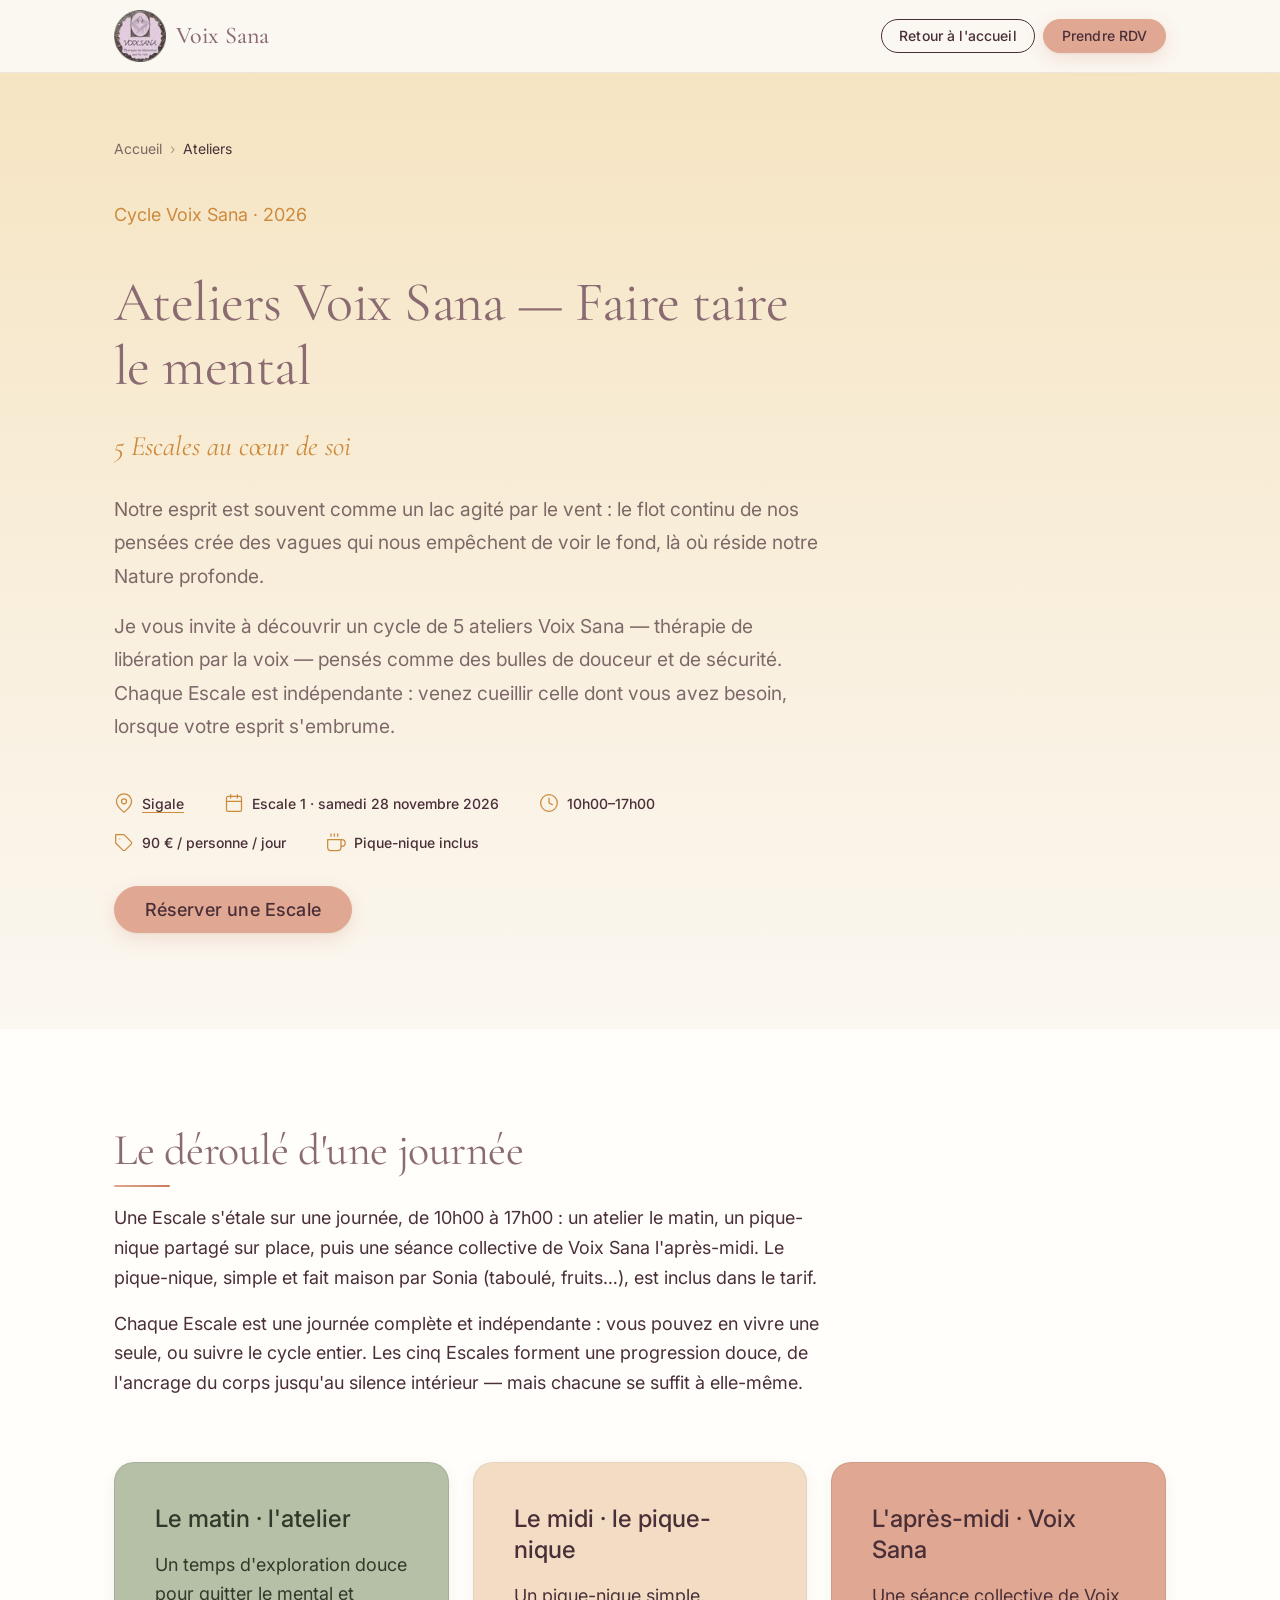
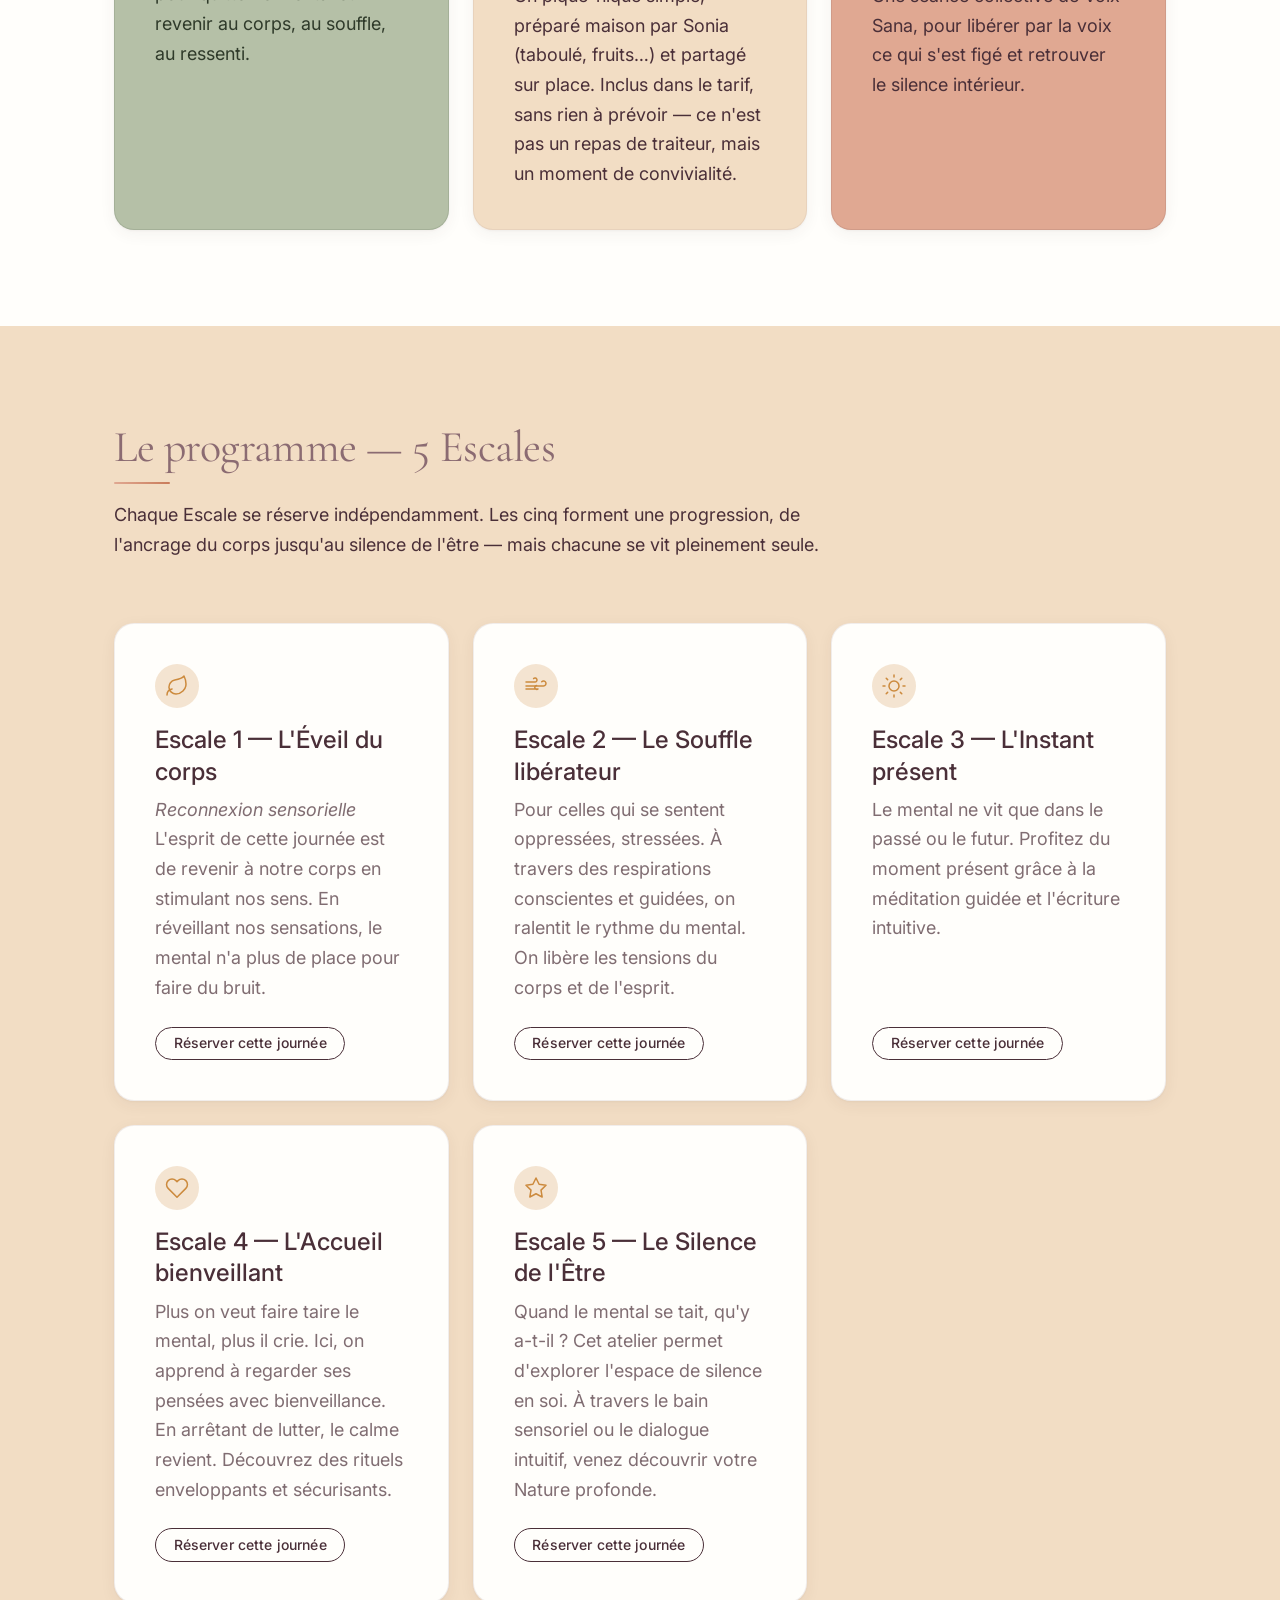
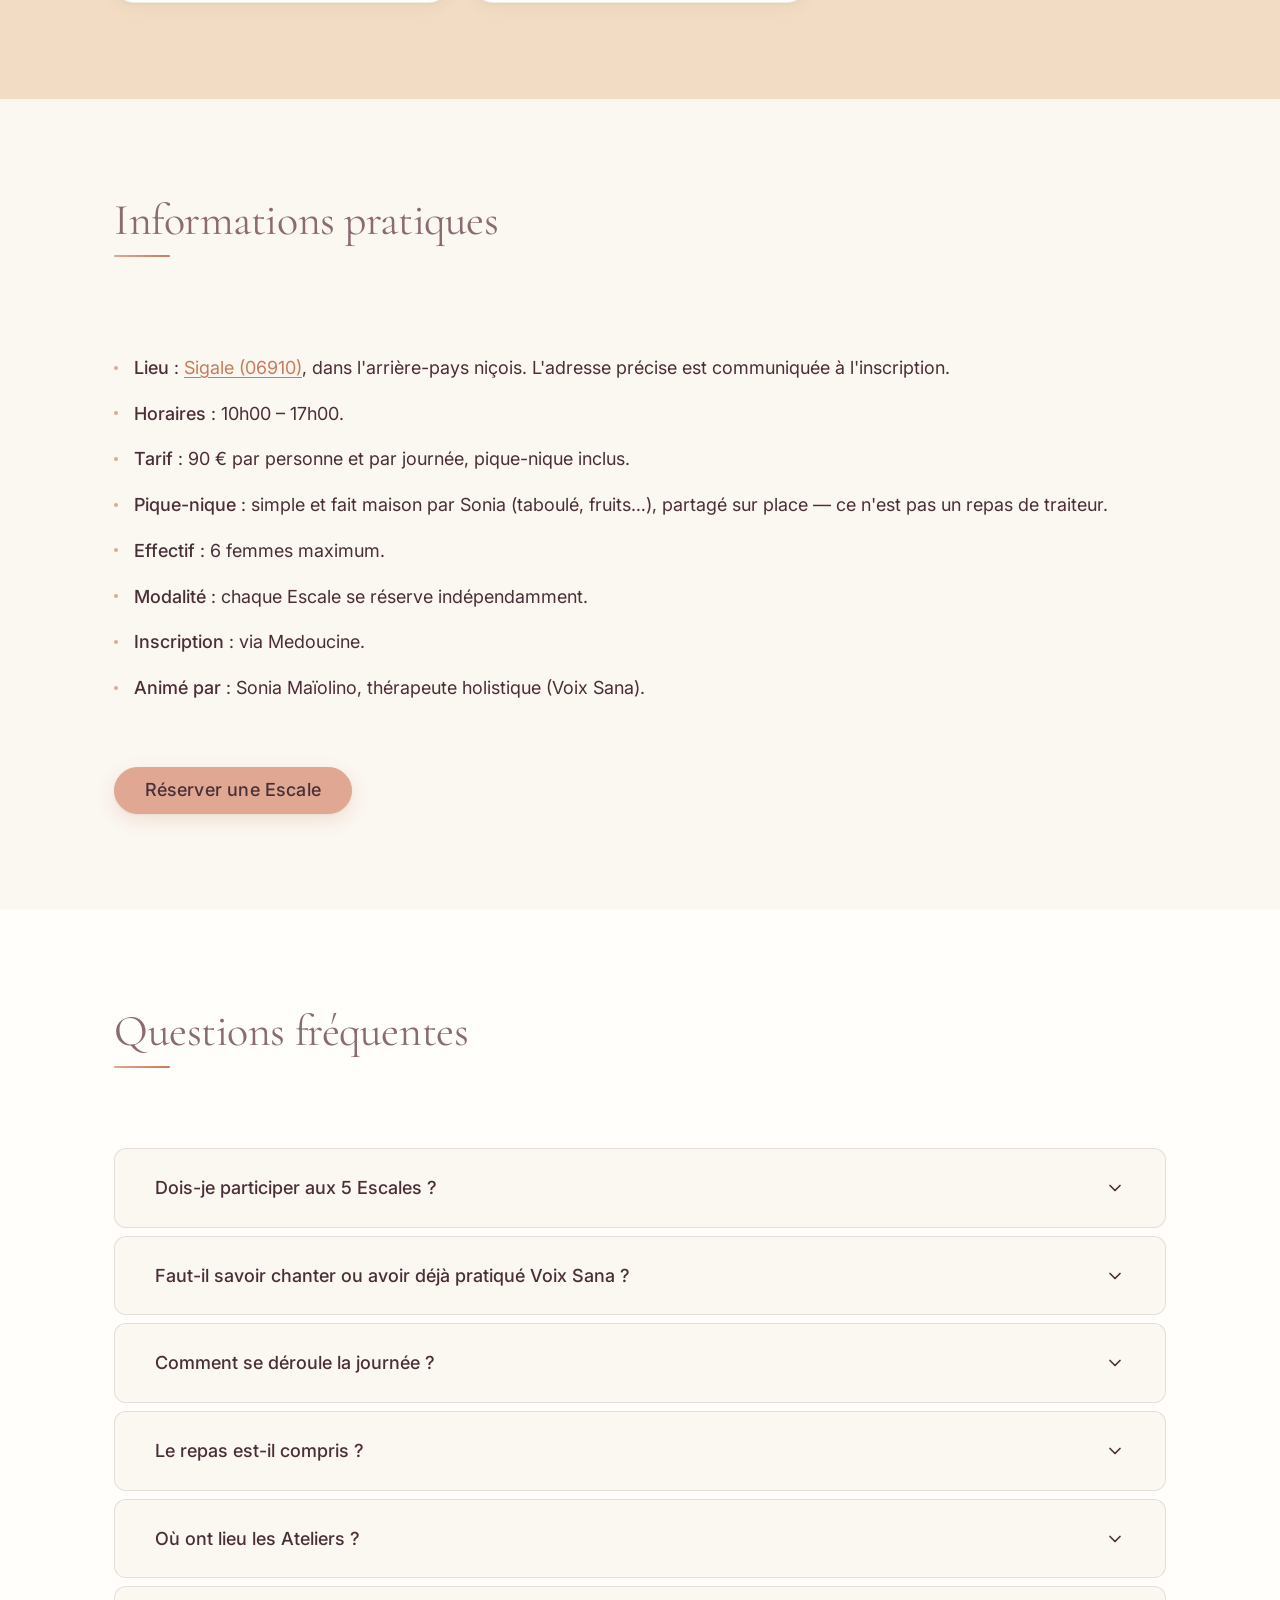
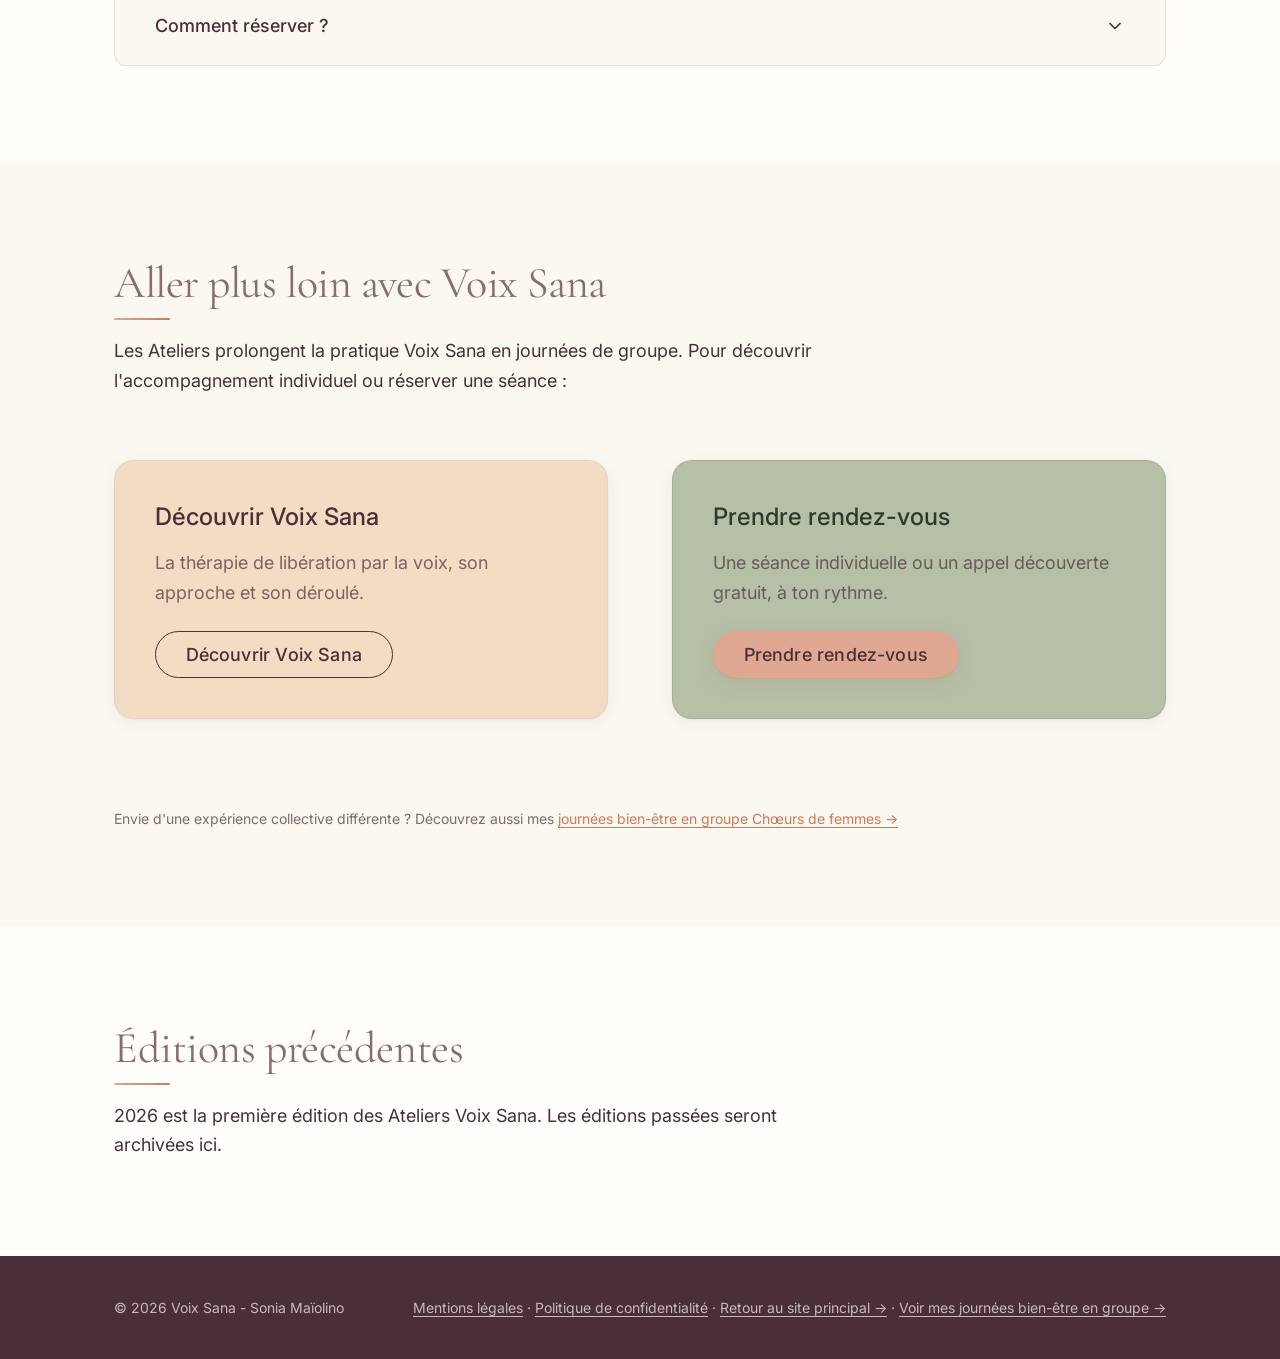
<file: ateliers/index.html>
<!doctype html>
<html lang="fr">

<!--
  MISE À JOUR SAISONNIÈRE
  1. Changer la classe de saison sur <main class="ateliers ateliers--ete"> (--ete / --automne / --hiver / --printemps).
     Cela bascule à la fois l'image de fond du hero et la couleur d'accent de toute la page.
  2. Déposer la nouvelle image de fond dans /images/atelier-<saison>.webp et l'og-image /images/og-ateliers-<saison>.webp.
  3. Remplacer le bloc "saison en cours" (hero + programme + dates + JSON-LD Event) par la nouvelle saison.
  4. Déplacer la saison précédente dans la section "Éditions précédentes" (résumé compact).
  5. Mettre à jour <title>, meta description, og:* et le bandeau teaser de index.html.
-->

<head>
  <meta charset="UTF-8">
  <meta http-equiv="X-UA-Compatible" content="IE=edge">
  <meta name="viewport" content="width=device-width, initial-scale=1.0">
  <title>Ateliers Voix Sana — Faire taire le mental : 5 Escales bien-être à Sigale · 2026</title>
  <meta name="description"
    content="Cinq journées Voix Sana indépendantes pour apaiser le mental à Sigale. Pique-nique inclus, 90 € par jour. Escale 1 le samedi 28 novembre 2026. Réservation libre.">
  <meta name="author" content="Sonia Maïolino">
  <meta name="robots" content="index, follow, max-image-preview:large">
  <link rel="canonical" href="https://voixsana.fr/ateliers/">

  <meta property="og:type" content="website">
  <meta property="og:url" content="https://voixsana.fr/ateliers/">
  <meta property="og:title" content="Ateliers Voix Sana — Faire taire le mental · 5 Escales à Sigale">
  <meta property="og:description"
    content="Un cycle de 5 journées bien-être par la voix pour apaiser le mental. Chaque Escale est indépendante, pique-nique inclus. Sigale, 2026.">
  <meta property="og:image" content="https://voixsana.fr/images/og-image-ateliers-ete.webp">
  <meta property="og:image:width" content="1200">
  <meta property="og:image:height" content="630">
  <meta property="og:image:type" content="image/webp">
  <meta property="og:locale" content="fr_FR">
  <meta property="og:site_name" content="Voix Sana">

  <meta name="twitter:card" content="summary_large_image">
  <meta name="twitter:title" content="Ateliers Voix Sana — Faire taire le mental">
  <meta name="twitter:description"
    content="5 journées bien-être par la voix pour apaiser le mental. Repas inclus, 90 €/jour. Sigale, 2026.">
  <meta name="twitter:image" content="https://voixsana.fr/images/og-image-ateliers-ete.webp">

  <meta name="theme-color" content="#FBF7F1">
  <link rel="icon" type="image/svg+xml" href="../assets/favicon.svg">
  <link rel="icon" type="image/x-icon" href="../assets/favicon.ico">
  <link rel="apple-touch-icon" href="../assets/apple-touch-icon.png">

  <link rel="preconnect" href="https://fonts.googleapis.com">
  <link rel="preconnect" href="https://fonts.gstatic.com" crossorigin>
  <link
    href="https://fonts.googleapis.com/css2?family=Cormorant+Garamond:ital,wght@0,400;0,500;1,400;1,500&family=Inter:wght@400;500&display=swap"
    rel="stylesheet">

  <link rel="preload" as="image" href="/images/seance_groupe.webp">
  <link rel="stylesheet" href="../style.css">

  <script type="application/ld+json">
    {
      "@context": "https://schema.org",
      "@graph": [
        {
          "@type": "WebPage",
          "@id": "https://voixsana.fr/ateliers/#webpage",
          "url": "https://voixsana.fr/ateliers/",
          "name": "Ateliers Voix Sana — Faire taire le mental : 5 Escales bien-être à Sigale · 2026",
          "inLanguage": "fr-FR",
          "isPartOf": { "@id": "https://voixsana.fr/#website" }
        },
        {
          "@type": "BreadcrumbList",
          "itemListElement": [
            { "@type": "ListItem", "position": 1, "name": "Accueil", "item": "https://voixsana.fr/" },
            { "@type": "ListItem", "position": 2, "name": "Ateliers", "item": "https://voixsana.fr/ateliers/" }
          ]
        },
        {
          "@type": "FAQPage",
          "mainEntity": [
            {
              "@type": "Question",
              "name": "Dois-je participer aux 5 Escales ?",
              "acceptedAnswer": {
                "@type": "Answer",
                "text": "Non. Chaque Escale est une journée complète et indépendante. Vous pouvez en choisir une seule ou suivre le cycle entier. Les Escales forment une progression, mais chacune se vit pleinement seule."
              }
            },
            {
              "@type": "Question",
              "name": "Faut-il savoir chanter ou avoir déjà pratiqué Voix Sana ?",
              "acceptedAnswer": {
                "@type": "Answer",
                "text": "Non. Aucun talent vocal ni expérience préalable n'est requis. Il ne s'agit pas de chanter, mais de retrouver le son juste."
              }
            },
            {
              "@type": "Question",
              "name": "Comment se déroule la journée ?",
              "acceptedAnswer": {
                "@type": "Answer",
                "text": "De 10h00 à 17h00 : un atelier le matin, un pique-nique partagé sur place, puis une séance collective de Voix Sana l'après-midi."
              }
            },
            {
              "@type": "Question",
              "name": "Le repas est-il compris ?",
              "acceptedAnswer": {
                "@type": "Answer",
                "text": "Oui. Il s'agit d'un pique-nique simple, préparé maison par Sonia (taboulé, fruits…) et partagé sur place, inclus dans le tarif de 90 €. Ce n'est pas un repas de traiteur, mais un moment de convivialité."
              }
            },
            {
              "@type": "Question",
              "name": "Où ont lieu les Ateliers ?",
              "acceptedAnswer": {
                "@type": "Answer",
                "text": "À Sigale (06910), dans l'arrière-pays niçois. L'adresse précise vous est communiquée à l'inscription."
              }
            },
            {
              "@type": "Question",
              "name": "Comment réserver ?",
              "acceptedAnswer": {
                "@type": "Answer",
                "text": "En réservant la date de l'Escale souhaitée sur Medoucine."
              }
            }
          ]
        },
        {
          "@type": "Event",
          "name": "Escale 1 — L'Éveil du corps · Atelier Voix Sana",
          "startDate": "2026-11-28T10:00:00+01:00",
          "endDate": "2026-11-28T17:00:00+01:00",
          "eventStatus": "https://schema.org/EventScheduled",
          "eventAttendanceMode": "https://schema.org/OfflineEventAttendanceMode",
          "location": { "@type": "Place", "name": "Sigale", "address": { "@type": "PostalAddress", "addressLocality": "Sigale", "postalCode": "06910", "addressCountry": "FR" } },
          "image": ["https://voixsana.fr/images/og-image.webp"],
          "description": "Journée Voix Sana (10h00–17h00) pour apaiser le mental : atelier le matin, pique-nique fait maison inclus, séance collective de Voix Sana l'après-midi. Sigale.",
          "organizer": { "@type": "Person", "@id": "https://voixsana.fr/#sonia", "name": "Sonia Maïolino", "url": "https://voixsana.fr/" },
          "performer": { "@type": "Person", "@id": "https://voixsana.fr/#sonia", "name": "Sonia Maïolino" },
          "offers": { "@type": "Offer", "price": "90", "priceCurrency": "EUR", "availability": "https://schema.org/InStock", "url": "https://www.medoucine.com/consultation/antibes/sonia-maiolino/23286", "validFrom": "2026-06-21" }
        }
      ]
    }
  </script>

  <script data-goatcounter="https://voixsana.goatcounter.com/count" async src="//gc.zgo.at/count.js"></script>
</head>

<body>
  <a class="skip-link" href="#main-content">Aller au contenu principal</a>

  <header class="site-header">
    <div class="container nav-wrap">
      <a class="brand" href="../" aria-label="Retour à l'accueil Voix Sana">
        <img class="brand-logo" src="../images/logo-voix-sana-64w.webp" srcset="../images/logo-voix-sana-64w.webp 1x,
                  ../images/logo-voix-sana-128w.webp 2x" alt="" width="52" height="52">
        <strong>Voix Sana</strong>
      </a>
      <div class="nav-actions">
        <a class="btn btn-secondary btn-compact" href="../">Retour à l'accueil</a>
        <a class="btn btn-primary btn-compact" href="https://www.medoucine.com/consultation/antibes/sonia-maiolino/23286"
          target="_blank" rel="noopener noreferrer" data-goatcounter-click="cta-ateliers-header-rdv">Prendre RDV</a>
      </div>
    </div>
  </header>

  <main id="main-content" class="ateliers ateliers--ete">
    <!-- ============================================================
         SAISON EN COURS — ÉTÉ 2026
         ============================================================ -->
    <section class="section ateliers-hero">
      <div class="container">
        <nav class="ateliers-breadcrumb" aria-label="Fil d'Ariane">
          <a href="../">Accueil</a>
          <span aria-hidden="true">›</span>
          <span aria-current="page">Ateliers</span>
        </nav>

        <div class="ateliers-hero__inner">
          <p class="hero-eyebrow">Cycle Voix Sana · 2026</p>
          <h1>Ateliers Voix Sana — Faire taire le mental</h1>
          <p class="ateliers-lead">5 Escales au cœur de soi</p>

          <div class="ateliers-intro">
            <p>Notre esprit est souvent comme un lac agité par le vent : le flot continu de nos pensées crée des vagues
              qui nous empêchent de voir le fond, là où réside notre Nature profonde.</p>
            <p>Je vous invite à découvrir un cycle de 5 ateliers Voix Sana — thérapie de libération par la voix —
              pensés comme des bulles de douceur et de sécurité. Chaque Escale est indépendante : venez cueillir celle
              dont vous avez besoin, lorsque votre esprit s'embrume.</p>
          </div>

          <ul class="ateliers-facts">
            <li>
              <svg viewBox="0 0 24 24" fill="none" stroke="currentColor" stroke-width="1.5" stroke-linecap="round" stroke-linejoin="round" aria-hidden="true"><path d="M21 10c0 7-9 13-9 13s-9-6-9-13a9 9 0 0 1 18 0z"/><circle cx="12" cy="10" r="3"/></svg>
              <a href="https://www.google.com/maps/search/?api=1&amp;query=Sigale%2C+06910" target="_blank"
                rel="noopener noreferrer" data-goatcounter-click="ateliers-hero-maps">Sigale</a>
            </li>
            <li>
              <svg viewBox="0 0 24 24" fill="none" stroke="currentColor" stroke-width="1.5" stroke-linecap="round" stroke-linejoin="round" aria-hidden="true"><rect x="3" y="4" width="18" height="18" rx="2" ry="2"/><line x1="16" y1="2" x2="16" y2="6"/><line x1="8" y1="2" x2="8" y2="6"/><line x1="3" y1="10" x2="21" y2="10"/></svg>
              <span>Escale 1 · samedi 28 novembre 2026</span>
            </li>
            <li>
              <svg viewBox="0 0 24 24" fill="none" stroke="currentColor" stroke-width="1.5" stroke-linecap="round" stroke-linejoin="round" aria-hidden="true"><circle cx="12" cy="12" r="10"/><polyline points="12 6 12 12 16 14"/></svg>
              <span>10h00–17h00</span>
            </li>
            <li>
              <svg viewBox="0 0 24 24" fill="none" stroke="currentColor" stroke-width="1.5" stroke-linecap="round" stroke-linejoin="round" aria-hidden="true"><path d="M20.59 13.41l-7.17 7.17a2 2 0 0 1-2.83 0L2 12V2h10l8.59 8.59a2 2 0 0 1 0 2.82z"/><line x1="7" y1="7" x2="7.01" y2="7"/></svg>
              <span>90 € / personne / jour</span>
            </li>
            <li>
              <svg viewBox="0 0 24 24" fill="none" stroke="currentColor" stroke-width="1.5" stroke-linecap="round" stroke-linejoin="round" aria-hidden="true"><path d="M18 8h1a4 4 0 0 1 0 8h-1"/><path d="M2 8h16v9a4 4 0 0 1-4 4H6a4 4 0 0 1-4-4V8z"/><line x1="6" y1="1" x2="6" y2="4"/><line x1="10" y1="1" x2="10" y2="4"/><line x1="14" y1="1" x2="14" y2="4"/></svg>
              <span>Pique-nique inclus</span>
            </li>
          </ul>

          <div class="hero-cta">
            <a class="btn btn-primary" href="https://www.medoucine.com/consultation/antibes/sonia-maiolino/23286"
              target="_blank" rel="noopener noreferrer" data-goatcounter-click="cta-ateliers-hero-reserver">Réserver une Escale</a>
          </div>
        </div>
      </div>
    </section>

    <!-- Le déroulé d'une journée -->
    <section class="section section-accompagnement" id="deroule">
      <div class="container section-inner">
        <div class="content-narrow">
          <h2>Le déroulé d'une journée</h2>
          <p>Une Escale s'étale sur une journée, de 10h00 à 17h00 : un atelier le matin, un pique-nique partagé sur
            place, puis une séance collective de Voix Sana l'après-midi. Le pique-nique, simple et fait maison par
            Sonia (taboulé, fruits…), est inclus dans le tarif.</p>
          <p>Chaque Escale est une journée complète et indépendante : vous pouvez en vivre une seule, ou suivre le cycle
            entier. Les cinq Escales forment une progression douce, de l'ancrage du corps jusqu'au silence intérieur —
            mais chacune se suffit à elle-même.</p>
        </div>

        <div class="grid-cards">
          <article class="card surface-sauge">
            <h3>Le matin · l'atelier</h3>
            <p>Un temps d'exploration douce pour quitter le mental et revenir au corps, au souffle, au ressenti.</p>
          </article>
          <article class="card surface-sable">
            <h3>Le midi · le pique-nique</h3>
            <p>Un pique-nique simple, préparé maison par Sonia (taboulé, fruits…) et partagé sur place. Inclus dans le
              tarif, sans rien à prévoir — ce n'est pas un repas de traiteur, mais un moment de convivialité.</p>
          </article>
          <article class="card surface-terre">
            <h3>L'après-midi · Voix Sana</h3>
            <p>Une séance collective de Voix Sana, pour libérer par la voix ce qui s'est figé et retrouver le silence intérieur.</p>
          </article>
        </div>
      </div>
    </section>

    <!-- Le programme -->
    <section class="section section-temoignages" id="programme">
      <div class="container section-inner">
        <div class="content-narrow">
          <h2>Le programme — 5 Escales</h2>
          <p>Chaque Escale se réserve indépendamment. Les cinq forment une progression, de l'ancrage du corps jusqu'au
            silence de l'être — mais chacune se vit pleinement seule.</p>
        </div>

        <!-- TODO/CONFIRM : si des URL Medoucine par date existent, les renseigner par carte ; sinon, lien générique de consultation -->
        <div class="ateliers-programme">
          <article class="ateliers-escale">
            <span class="ateliers-escale__icon" aria-hidden="true">
              <svg viewBox="0 0 24 24" fill="none" stroke="currentColor" stroke-width="1.5" stroke-linecap="round" stroke-linejoin="round"><path d="M11 20A7 7 0 0 1 9.8 6.1C15.5 5 17 4.48 19 2c1 2 2 4.18 2 8 0 5.5-4.78 10-10 10Z"/><path d="M2 21c0-3 1.85-5.36 5.08-6"/></svg>
            </span>
            <h3>Escale 1 — L'Éveil du corps</h3>
            <p class="ateliers-escale__desc"><em>Reconnexion sensorielle</em><br>L'esprit de cette journée est de revenir à notre corps en stimulant nos sens. En réveillant nos sensations, le mental n'a plus de place pour faire du bruit.</p>
            <a class="btn btn-secondary btn-compact" href="https://www.medoucine.com/consultation/antibes/sonia-maiolino/23286"
              target="_blank" rel="noopener noreferrer" data-goatcounter-click="cta-ateliers-escale-1">Réserver cette journée</a>
          </article>

          <article class="ateliers-escale">
            <span class="ateliers-escale__icon" aria-hidden="true">
              <svg viewBox="0 0 24 24" fill="none" stroke="currentColor" stroke-width="1.5" stroke-linecap="round" stroke-linejoin="round"><path d="M9.59 4.59A2 2 0 1 1 11 8H2"/><path d="M12.59 11.41A2 2 0 1 0 14 15H2"/><path d="M17.73 7.73A2.5 2.5 0 1 1 19.5 12H2"/></svg>
            </span>
            <h3>Escale 2 — Le Souffle libérateur</h3>
            <p class="ateliers-escale__desc">Pour celles qui se sentent oppressées, stressées. À travers des respirations conscientes et guidées, on ralentit le rythme du mental. On libère les tensions du corps et de l'esprit.</p>
            <a class="btn btn-secondary btn-compact" href="https://www.medoucine.com/consultation/antibes/sonia-maiolino/23286"
              target="_blank" rel="noopener noreferrer" data-goatcounter-click="cta-ateliers-escale-2">Réserver cette journée</a>
          </article>

          <article class="ateliers-escale">
            <span class="ateliers-escale__icon" aria-hidden="true">
              <svg viewBox="0 0 24 24" fill="none" stroke="currentColor" stroke-width="1.5" stroke-linecap="round" stroke-linejoin="round"><circle cx="12" cy="12" r="5"/><line x1="12" y1="1" x2="12" y2="3"/><line x1="12" y1="21" x2="12" y2="23"/><line x1="4.22" y1="4.22" x2="5.64" y2="5.64"/><line x1="18.36" y1="18.36" x2="19.78" y2="19.78"/><line x1="1" y1="12" x2="3" y2="12"/><line x1="21" y1="12" x2="23" y2="12"/><line x1="4.22" y1="19.78" x2="5.64" y2="18.36"/><line x1="18.36" y1="5.64" x2="19.78" y2="4.22"/></svg>
            </span>
            <h3>Escale 3 — L'Instant présent</h3>
            <p class="ateliers-escale__desc">Le mental ne vit que dans le passé ou le futur. Profitez du moment présent grâce à la méditation guidée et l'écriture intuitive.</p>
            <a class="btn btn-secondary btn-compact" href="https://www.medoucine.com/consultation/antibes/sonia-maiolino/23286"
              target="_blank" rel="noopener noreferrer" data-goatcounter-click="cta-ateliers-escale-3">Réserver cette journée</a>
          </article>

          <article class="ateliers-escale">
            <span class="ateliers-escale__icon" aria-hidden="true">
              <svg viewBox="0 0 24 24" fill="none" stroke="currentColor" stroke-width="1.5" stroke-linecap="round" stroke-linejoin="round"><path d="M20.84 4.61a5.5 5.5 0 0 0-7.78 0L12 5.67l-1.06-1.06a5.5 5.5 0 1 0-7.78 7.78L12 21.23l8.84-8.84a5.5 5.5 0 0 0 0-7.78z"/></svg>
            </span>
            <h3>Escale 4 — L'Accueil bienveillant</h3>
            <p class="ateliers-escale__desc">Plus on veut faire taire le mental, plus il crie. Ici, on apprend à regarder ses pensées avec bienveillance. En arrêtant de lutter, le calme revient. Découvrez des rituels enveloppants et sécurisants.</p>
            <a class="btn btn-secondary btn-compact" href="https://www.medoucine.com/consultation/antibes/sonia-maiolino/23286"
              target="_blank" rel="noopener noreferrer" data-goatcounter-click="cta-ateliers-escale-4">Réserver cette journée</a>
          </article>

          <article class="ateliers-escale">
            <span class="ateliers-escale__icon" aria-hidden="true">
              <svg viewBox="0 0 24 24" fill="none" stroke="currentColor" stroke-width="1.5" stroke-linecap="round" stroke-linejoin="round"><polygon points="12 2 15.09 8.26 22 9.27 17 14.14 18.18 21.02 12 17.77 5.82 21.02 7 14.14 2 9.27 8.91 8.26 12 2"/></svg>
            </span>
            <h3>Escale 5 — Le Silence de l'Être</h3>
            <p class="ateliers-escale__desc">Quand le mental se tait, qu'y a-t-il ? Cet atelier permet d'explorer l'espace de silence en soi. À travers le bain sensoriel ou le dialogue intuitif, venez découvrir votre Nature profonde.</p>
            <a class="btn btn-secondary btn-compact" href="https://www.medoucine.com/consultation/antibes/sonia-maiolino/23286"
              target="_blank" rel="noopener noreferrer" data-goatcounter-click="cta-ateliers-escale-5">Réserver cette journée</a>
          </article>
        </div>
      </div>
    </section>

    <!-- Informations pratiques -->
    <section class="section section-tarifs" id="infos-pratiques">
      <div class="container section-inner">
        <div class="content-narrow">
          <h2>Informations pratiques</h2>
        </div>

        <div class="ateliers-infos">
          <ul class="info-list">
            <li><strong>Lieu</strong> : <a href="https://www.google.com/maps/search/?api=1&amp;query=Sigale%2C+06910" target="_blank"
                rel="noopener noreferrer" data-goatcounter-click="ateliers-infos-maps">Sigale (06910)</a>, dans l'arrière-pays niçois.
              L'adresse précise est communiquée à l'inscription.</li>
            <li><strong>Horaires</strong> : 10h00 – 17h00.</li>
            <li><strong>Tarif</strong> : 90 € par personne et par journée, pique-nique inclus.</li>
            <li><strong>Pique-nique</strong> : simple et fait maison par Sonia (taboulé, fruits…), partagé sur place — ce n'est pas un repas de traiteur.</li>
            <li><strong>Effectif</strong> : 6 femmes maximum.</li>
            <li><strong>Modalité</strong> : chaque Escale se réserve indépendamment.</li>
            <li><strong>Inscription</strong> : via Medoucine.</li>
            <li><strong>Animé par</strong> : Sonia Maïolino, thérapeute holistique (Voix Sana).</li>
          </ul>

          <div class="hero-cta">
            <a class="btn btn-primary" href="https://www.medoucine.com/consultation/antibes/sonia-maiolino/23286"
              target="_blank" rel="noopener noreferrer" data-goatcounter-click="cta-ateliers-infos-reserver">Réserver une Escale</a>
          </div>
        </div>
      </div>
    </section>

    <!-- Questions fréquentes -->
    <section class="section section-faq" id="faq">
      <div class="container section-inner">
        <div class="content-narrow">
          <h2>Questions fréquentes</h2>
        </div>

        <div data-faq-root>
          <details>
            <summary>Dois-je participer aux 5 Escales ?</summary>
            <p>Non. Chaque Escale est une journée complète et indépendante. Vous pouvez en choisir une seule ou suivre le
              cycle entier. Les Escales forment une progression, mais chacune se vit pleinement seule.</p>
          </details>
          <details>
            <summary>Faut-il savoir chanter ou avoir déjà pratiqué Voix Sana ?</summary>
            <p>Non. Aucun talent vocal ni expérience préalable n'est requis. Il ne s'agit pas de chanter, mais de
              retrouver le son juste.</p>
          </details>
          <details>
            <summary>Comment se déroule la journée ?</summary>
            <p>De 10h00 à 17h00 : un atelier le matin, un pique-nique partagé sur place, puis une séance collective de Voix Sana
              l'après-midi.</p>
          </details>
          <details>
            <summary>Le repas est-il compris ?</summary>
            <p>Oui. Il s'agit d'un pique-nique simple, préparé maison par Sonia (taboulé, fruits…) et partagé sur place,
              inclus dans le tarif de 90 €. Ce n'est pas un repas de traiteur, mais un moment de convivialité.</p>
          </details>
          <details>
            <summary>Où ont lieu les Ateliers ?</summary>
            <p>À <a href="https://www.google.com/maps/search/?api=1&amp;query=Sigale%2C+06910" target="_blank"
                rel="noopener noreferrer" data-goatcounter-click="ateliers-faq-maps">Sigale (06910)</a>, dans l'arrière-pays niçois.
              L'adresse précise vous est communiquée à l'inscription.</p>
          </details>
          <details>
            <summary>Comment réserver ?</summary>
            <p>En réservant la date de l'Escale souhaitée sur Medoucine.</p>
          </details>
        </div>
      </div>
    </section>

    <!-- Cross-links -->
    <section class="section section-contact" id="decouvrir">
      <div class="container section-inner">
        <div class="content-narrow">
          <h2>Aller plus loin avec Voix Sana</h2>
          <p>Les Ateliers prolongent la pratique Voix Sana en journées de groupe. Pour découvrir l'accompagnement
            individuel ou réserver une séance :</p>
        </div>

        <div class="contact-grid">
          <article class="card surface-sable">
            <h3>Découvrir Voix Sana</h3>
            <p>La thérapie de libération par la voix, son approche et son déroulé.</p>
            <a class="btn btn-secondary" href="../#voix-sana" data-goatcounter-click="cta-ateliers-decouvrir-pratique">Découvrir Voix Sana</a>
          </article>

          <article class="card surface-sauge">
            <h3>Prendre rendez-vous</h3>
            <p>Une séance individuelle ou un appel découverte gratuit, à ton rythme.</p>
            <a class="btn btn-primary" href="https://www.medoucine.com/consultation/antibes/sonia-maiolino/23286"
              target="_blank" rel="noopener noreferrer" data-goatcounter-click="cta-ateliers-prendre-rdv">Prendre rendez-vous</a>
          </article>
        </div>

        <p class="ateliers-complementaire">
          Envie d'une expérience collective différente ? Découvrez aussi mes
          <a href="https://choeurs.voixsana.fr/" target="_blank" rel="noopener noreferrer"
            data-goatcounter-click="cta-ateliers-choeurs">journées bien-être en groupe Chœurs de femmes →</a>
        </p>
      </div>
    </section>

    <!-- Éditions précédentes -->
    <section class="section section-sonia" id="archives">
      <div class="container section-inner">
        <div class="content-narrow">
          <h2>Éditions précédentes</h2>
          <p>2026 est la première édition des Ateliers Voix Sana. Les éditions passées seront archivées ici.</p>
        </div>
        <!-- ARCHIVE: when a new season launches, move the previous season's hero+programme here as a compact summary item. -->
      </div>
    </section>
  </main>

  <footer class="footer">
    <div class="container footer-grid">
      <p>© 2026 Voix Sana - Sonia Maïolino</p>
      <p>
        <a href="../mentions-legales.html#mentions">Mentions légales</a>
        ·
        <a href="../mentions-legales.html#rgpd">Politique de confidentialité</a>
        ·
        <a href="/">Retour au site principal →</a>
        ·
        <a href="https://choeurs.voixsana.fr/" target="_blank" rel="noopener noreferrer">Voir mes
          journées bien-être en groupe →</a>
      </p>
    </div>
  </footer>
</body>

</html>
</file>
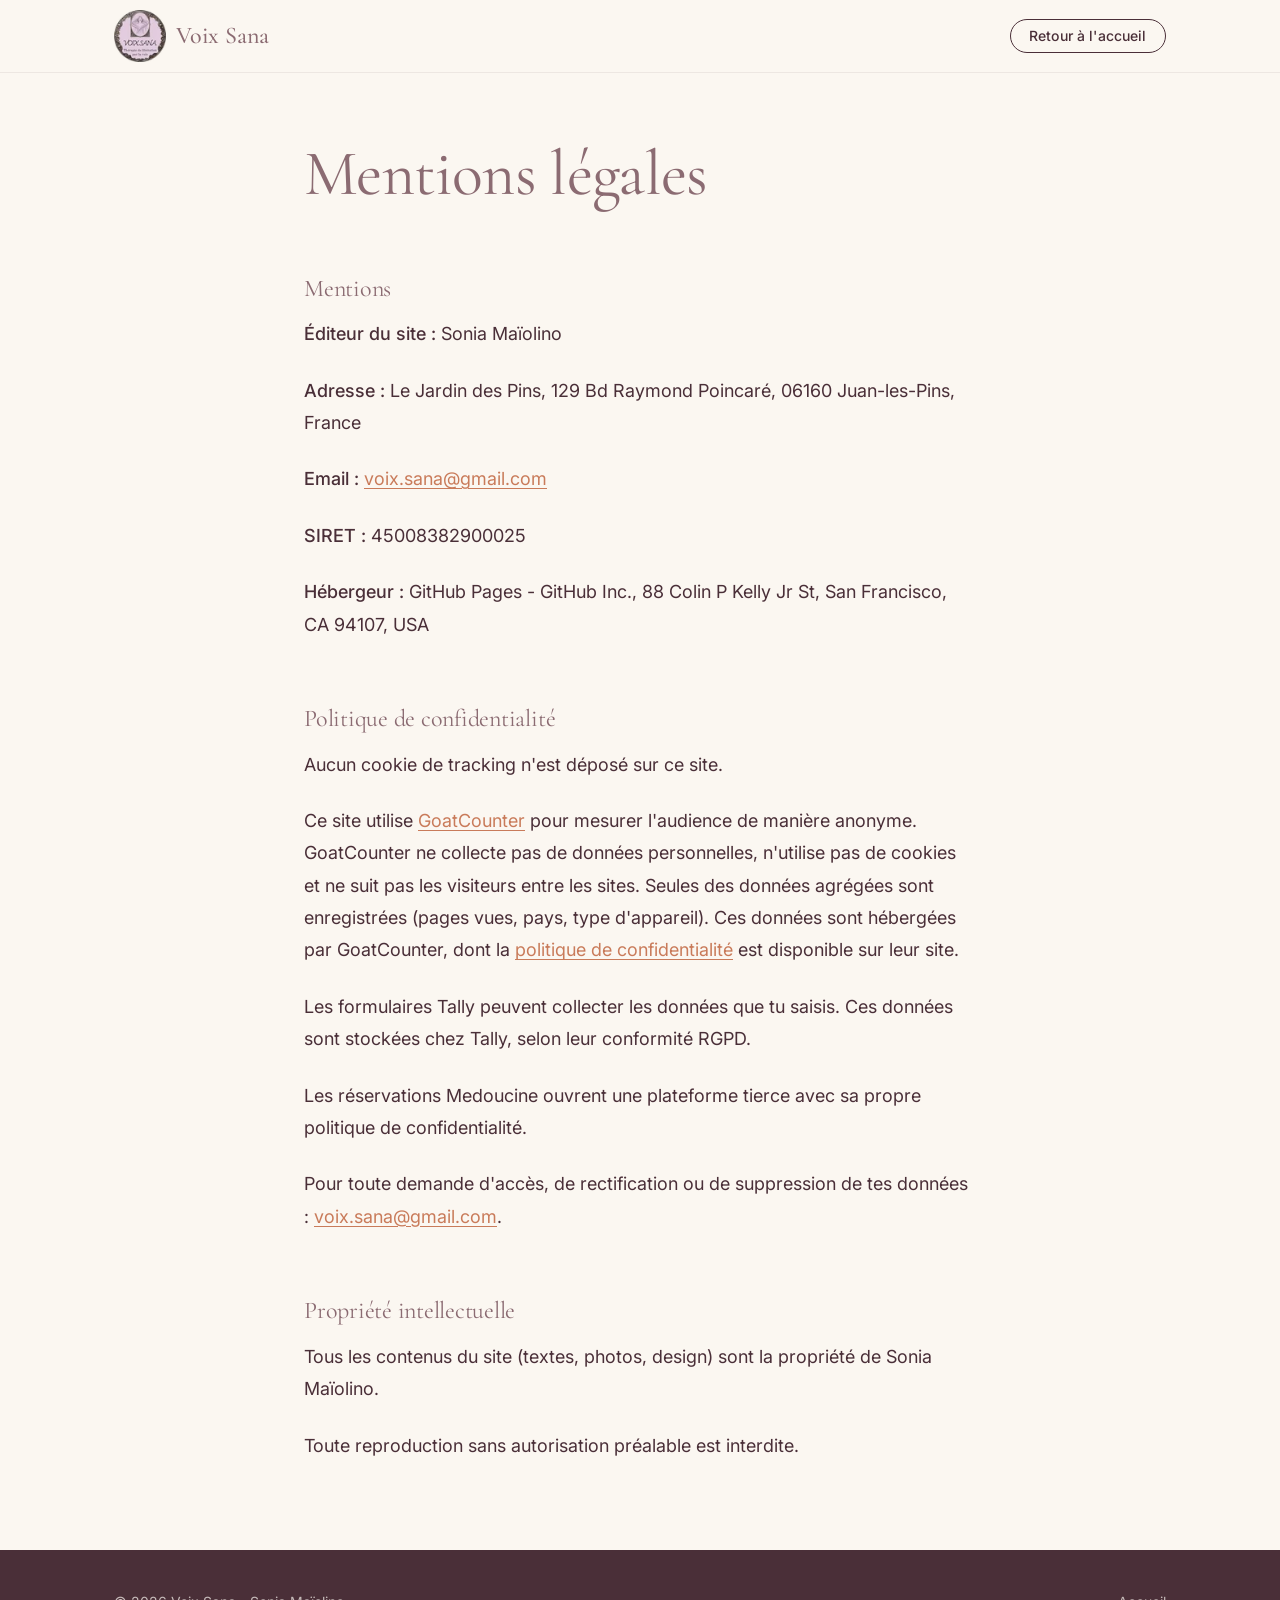
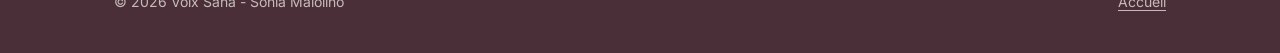
<file: mentions-legales.html>
<!doctype html>
<html lang="fr">
  <head>
    <meta charset="UTF-8">
    <meta http-equiv="X-UA-Compatible" content="IE=edge">
    <meta name="viewport" content="width=device-width, initial-scale=1.0">
    <title>Mentions légales — Voix Sana</title>
    <meta name="description" content="Mentions légales et politique de confidentialité du site Voix Sana.">
    <meta name="author" content="Sonia Maïolino">
    <link rel="canonical" href="https://voixsana.fr/mentions-legales.html">
    <meta name="robots" content="noindex, follow">

    <meta property="og:type" content="website">
    <meta property="og:url" content="https://voixsana.fr/mentions-legales.html">
    <meta property="og:title" content="Mentions légales - Voix Sana">
    <meta property="og:description" content="Mentions légales et politique de confidentialité du site Voix Sana.">
    <meta property="og:image" content="https://voixsana.fr/images/og-image.webp">
    <meta property="og:image:width" content="1200">
    <meta property="og:image:height" content="630">
    <meta property="og:image:type" content="image/webp">
    <meta property="og:locale" content="fr_FR">
    <meta property="og:site_name" content="Voix Sana">

    <meta name="twitter:card" content="summary_large_image">
    <meta name="twitter:title" content="Mentions légales - Voix Sana">
    <meta name="twitter:description" content="Mentions légales et politique de confidentialité du site Voix Sana.">
    <meta name="twitter:image" content="https://voixsana.fr/images/og-image.webp">

    <meta name="theme-color" content="#FBF7F1">
    <link rel="icon" type="image/svg+xml" href="./assets/favicon.svg">
    <link rel="icon" type="image/x-icon" href="./assets/favicon.ico">
    <link rel="apple-touch-icon" href="./assets/apple-touch-icon.png">

    <link rel="preconnect" href="https://fonts.googleapis.com">
    <link rel="preconnect" href="https://fonts.gstatic.com" crossorigin>
    <link href="https://fonts.googleapis.com/css2?family=Cormorant+Garamond:ital,wght@0,400;0,500;1,400;1,500&family=Inter:wght@400;500&display=swap" rel="stylesheet">

    <link rel="stylesheet" href="./style.css">
  </head>
  <body>
    <header class="site-header">
      <div class="container nav-wrap">
        <a class="brand" href="./" aria-label="Retour à l'accueil">
          <img class="brand-logo" src="./images/logo-voix-sana-64w.webp" srcset="./images/logo-voix-sana-64w.webp 1x,
                    ./images/logo-voix-sana-128w.webp 2x" alt="" width="52" height="52">
          <strong>Voix Sana</strong>
        </a>
        <a class="btn btn-secondary" href="./">Retour à l'accueil</a>
      </div>
    </header>

    <main class="section legal-layout">
      <div class="editorial">
        <h1>Mentions légales</h1>

        <section id="mentions" aria-labelledby="mentions-title">
          <h2 id="mentions-title">Mentions</h2>
          <p><strong>Éditeur du site :</strong> Sonia Maïolino</p>
          <p><strong>Adresse :</strong> Le Jardin des Pins, 129 Bd Raymond Poincaré, 06160 Juan-les-Pins, France</p>
          <p><strong>Email :</strong> <a href="mailto:voix.sana@gmail.com">voix.sana@gmail.com</a></p>
          <p><strong>SIRET :</strong> 45008382900025</p>
          <p><strong>Hébergeur :</strong> GitHub Pages - GitHub Inc., 88 Colin P Kelly Jr St, San Francisco, CA 94107, USA</p>
        </section>

        <section id="rgpd" aria-labelledby="rgpd-title">
          <h2 id="rgpd-title">Politique de confidentialité</h2>
          <p>Aucun cookie de tracking n'est déposé sur ce site.</p>
          <p>Ce site utilise <a href="https://www.goatcounter.com" target="_blank" rel="noopener noreferrer">GoatCounter</a> pour mesurer l'audience de manière anonyme. GoatCounter ne collecte pas de données personnelles, n'utilise pas de cookies et ne suit pas les visiteurs entre les sites. Seules des données agrégées sont enregistrées (pages vues, pays, type d'appareil). Ces données sont hébergées par GoatCounter, dont la <a href="https://www.goatcounter.com/help/privacy" target="_blank" rel="noopener noreferrer">politique de confidentialité</a> est disponible sur leur site.</p>
          <p>Les formulaires Tally peuvent collecter les données que tu saisis. Ces données sont stockées chez Tally, selon leur conformité RGPD.</p>
          <p>Les réservations Medoucine ouvrent une plateforme tierce avec sa propre politique de confidentialité.</p>
          <p>Pour toute demande d'accès, de rectification ou de suppression de tes données : <a href="mailto:voix.sana@gmail.com">voix.sana@gmail.com</a>.</p>
        </section>

        <section id="propriete" aria-labelledby="propriete-title">
          <h2 id="propriete-title">Propriété intellectuelle</h2>
          <p>Tous les contenus du site (textes, photos, design) sont la propriété de Sonia Maïolino.</p>
          <p>Toute reproduction sans autorisation préalable est interdite.</p>
        </section>
      </div>
    </main>

    <footer class="footer">
      <div class="container footer-grid">
        <p>© 2026 Voix Sana - Sonia Maïolino</p>
        <p><a href="./">Accueil</a></p>
      </div>
    </footer>

  </body>
</html>
</file>
<file: style.css>
/* ==========================================================================
   TOKENS — Variables CSS globales (couleurs, typographie, espacements)
   ========================================================================== */

:root {
  /* Couleurs — palette pastel + ancre lisible */
  --color-creme: #FBF7F1;
  --color-creme-clair: #FFFEFB;
  --color-terre-claire: #E0A892;
  --color-terre-saturee: #C97B5A;
  --color-sauge-pale: #B5C0A7;
  --color-sauge-fonce: #2F3A2A;
  --color-mauve-doux: #8B6B72;
  --color-sable-clair: #F2DDC4;
  --color-prune-profond: #4A2F38;
  --color-prune-leger: rgba(74, 47, 56, 0.7);
  --color-or-miel: #CC8A3D;

  /* Typographie */
  --font-serif: 'Cormorant Garamond', Georgia, 'Times New Roman', serif;
  --font-sans: 'Inter', -apple-system, BlinkMacSystemFont, 'Segoe UI', sans-serif;

  /* Tailles fluides */
  --fs-h1: clamp(2.25rem, 5vw + 1rem, 4rem);
  --fs-h2: clamp(1.75rem, 3vw + 1rem, 2.75rem);
  --fs-h3: clamp(1.25rem, 1.5vw + 0.8rem, 1.5rem);
  --fs-body: clamp(1rem, 0.5vw + 0.9rem, 1.125rem);
  --fs-small: 0.875rem;

  /* Espacements */
  --space-xs: 0.5rem;
  --space-sm: 1rem;
  --space-md: 1.5rem;
  --space-lg: 2.5rem;
  --space-xl: 4rem;
  --space-xxl: 6rem;

  /* Layout */
  --max-width-content: 720px;
  --max-width-wide: 1100px;
  --max-width-media: 480px;
  --border-radius: 12px;
  --border-radius-lg: 20px;
  --transition: 200ms ease;

  /* Ombres douces (teinte prune) — élévation discrète */
  --shadow-soft: 0 1px 2px rgba(74, 47, 56, 0.04), 0 4px 16px rgba(74, 47, 56, 0.06);
  --shadow-hover: 0 2px 4px rgba(74, 47, 56, 0.05), 0 12px 28px rgba(74, 47, 56, 0.10);
  --border-soft: 1px solid rgba(74, 47, 56, 0.08);
}


/* ==========================================================================
   BASE — Reset, éléments HTML, utilitaires globaux
   ========================================================================== */

*, *::before, *::after {
  box-sizing: border-box;
  margin: 0;
  padding: 0;
}

html {
  scroll-behavior: smooth;
  scroll-padding-top: 80px;
}

body {
  font-family: var(--font-sans);
  font-size: var(--fs-body);
  color: var(--color-prune-profond);
  background-color: var(--color-creme);
  line-height: 1.65;
  -webkit-font-smoothing: antialiased;
  -moz-osx-font-smoothing: grayscale;
}

img, video {
  max-width: 100%;
  height: auto;
  display: block;
}

a {
  color: var(--color-terre-saturee);
  text-decoration: underline;
  text-underline-offset: 3px;
  transition: color var(--transition);
}

a:hover, a:focus-visible {
  color: var(--color-prune-profond);
}

a:focus-visible {
  outline: 2px solid var(--color-terre-saturee);
  outline-offset: 3px;
  border-radius: 2px;
}

h1, h2 {
  font-family: var(--font-serif);
  color: var(--color-mauve-doux);
  line-height: 1.15;
  font-weight: 400;
  letter-spacing: -0.01em;
}

h1 { font-size: var(--fs-h1); }
h2 { font-size: var(--fs-h2); }

/* Petit ornement sous les h2 de section pour rythmer la lecture */
.section-inner > .content-narrow h2::after,
.split-layout h2::after {
  content: "";
  display: block;
  width: 56px;
  height: 2px;
  margin-top: 0.6rem;
  background: linear-gradient(90deg, var(--color-terre-claire), var(--color-terre-saturee));
  border-radius: 2px;
}

h3, h4, h5, h6 {
  font-family: var(--font-sans);
  font-weight: 500;
  color: var(--color-prune-profond);
  line-height: 1.3;
}

h3 { font-size: var(--fs-h3); }

p { margin-bottom: var(--space-sm); }
p:last-child { margin-bottom: 0; }

ul, ol { padding-left: var(--space-md); }
li { margin-bottom: var(--space-xs); }
strong { font-weight: 500; }

.container {
  width: 100%;
  max-width: var(--max-width-wide);
  margin-inline: auto;
  padding-inline: var(--space-md);
}

.sr-only {
  position: absolute;
  width: 1px;
  height: 1px;
  padding: 0;
  margin: -1px;
  overflow: hidden;
  clip: rect(0, 0, 0, 0);
  white-space: nowrap;
  border: 0;
}

.skip-link {
  position: absolute;
  top: -100%;
  left: var(--space-sm);
  background: var(--color-prune-profond);
  color: var(--color-creme);
  padding: var(--space-xs) var(--space-sm);
  border-radius: var(--border-radius);
  text-decoration: none;
  font-size: var(--fs-small);
  z-index: 9999;
  transition: top var(--transition);
}

.skip-link:focus { top: var(--space-sm); }


/* ==========================================================================
   COMPONENTS — Boutons, navigation, cartes, FAQ, témoignages
   ========================================================================== */

/* --- Boutons --- */

.btn {
  display: inline-flex;
  align-items: center;
  justify-content: center;
  gap: var(--space-xs);
  padding: 0.85rem 1.85rem;
  border-radius: 999px;
  font-family: var(--font-sans);
  font-size: var(--fs-body);
  font-weight: 500;
  line-height: 1;
  text-decoration: none;
  cursor: pointer;
  transition: background-color var(--transition), color var(--transition),
              border-color var(--transition), transform var(--transition),
              box-shadow var(--transition);
  border: 1px solid transparent;
  white-space: nowrap;
  letter-spacing: 0.01em;
}

.btn:focus-visible {
  outline: 2px solid var(--color-terre-saturee);
  outline-offset: 3px;
}

.btn-primary {
  background-color: var(--color-terre-claire);
  color: var(--color-prune-profond);
  border-color: var(--color-terre-claire);
  box-shadow: 0 1px 2px rgba(74, 47, 56, 0.06), 0 6px 18px rgba(201, 123, 90, 0.18);
}

.btn-primary:hover, .btn-primary:focus-visible {
  background-color: var(--color-terre-saturee);
  color: var(--color-creme);
  border-color: var(--color-terre-saturee);
  transform: translateY(-1px);
  box-shadow: 0 2px 4px rgba(74, 47, 56, 0.08), 0 14px 28px rgba(201, 123, 90, 0.28);
}

.btn-primary:active { transform: translateY(0); }

.btn-secondary {
  background-color: transparent;
  color: var(--color-prune-profond);
  border-color: var(--color-prune-profond);
}

.btn-secondary:hover, .btn-secondary:focus-visible {
  background-color: var(--color-prune-profond);
  color: var(--color-creme);
  transform: translateY(-1px);
  box-shadow: 0 2px 4px rgba(74, 47, 56, 0.08), 0 10px 20px rgba(74, 47, 56, 0.18);
}

.btn-secondary:active { transform: translateY(0); }

/* Téléphones : un libellé long passe sur deux lignes plutôt que de déborder de l'écran.
   Hauteur sur une ligne inchangée (line-height ↑, padding vertical ↓). La barre de menu reste sur une ligne. */
@media (max-width: 479px) {
  main .btn {
    white-space: normal;
    text-align: center;
    line-height: 1.25;
    padding-block: 0.75rem;
  }
}

/* Variante compacte pour la CTA en mobile */
.btn-compact {
  padding: 0.55rem 1.1rem;
  font-size: var(--fs-small);
}

/* --- Navigation sticky --- */

.site-header {
  position: sticky;
  top: 0;
  z-index: 110; /* au-dessus du drawer mobile pour que le burger (X) reste cliquable */
  background-color: rgba(251, 247, 241, 0.85);
  border-bottom: 1px solid rgba(74, 47, 56, 0.08);
  backdrop-filter: blur(12px) saturate(140%);
  -webkit-backdrop-filter: blur(12px) saturate(140%);
}

.nav-wrap {
  display: flex;
  align-items: center;
  justify-content: space-between;
  height: 72px;
  gap: var(--space-md);
}

.brand {
  font-family: var(--font-serif);
  font-size: 1.5rem;
  font-weight: 500;
  color: var(--color-mauve-doux);
  text-decoration: none;
  flex-shrink: 0;
  display: flex;
  align-items: center;
  gap: 0.6rem;
}

.brand strong { font-weight: 500; }

/* Médaillon : 52px dans une barre de 72px, réduit en mobile pour laisser place à la CTA */
.brand-logo {
  display: block;
  width: 44px;
  height: 44px;
}

@media (min-width: 900px) {
  .brand-logo { width: 52px; height: 52px; }
}

/* Petits écrans (Galaxy S7, 360px) : on resserre la barre pour garder logo + nom + CTA + burger */
@media (max-width: 380px) {
  .nav-wrap { gap: var(--space-xs); }
  .brand { font-size: 1.3rem; gap: 0.4rem; }
  .brand-logo { width: 36px; height: 36px; }
}

/* Très petits écrans (320px) : on resserre encore — le nom « Voix Sana » ne doit jamais disparaître */
@media (max-width: 340px) {
  .nav-wrap { padding-inline: var(--space-sm); }
  .brand { font-size: 1.2rem; gap: 0.3rem; }
  .brand-logo { width: 32px; height: 32px; }
}

.brand:hover, .brand:focus-visible {
  color: var(--color-terre-saturee);
}

.nav-links {
  display: none;
  align-items: center;
  /* Resserré près de 900px : à gap fixe, les 7 liens + le bouton débordent */
  gap: clamp(1.25rem, 0.4rem + 2.4vw, var(--space-lg));
  list-style: none;
  padding: 0;
  margin: 0;
}

.nav-links a {
  font-size: var(--fs-small);
  font-weight: 500;
  color: var(--color-prune-profond);
  text-decoration: none;
  white-space: nowrap;
  transition: color var(--transition);
}

.nav-links a:hover, .nav-links a:focus-visible {
  color: var(--color-terre-saturee);
}

/* Menu complet seulement quand logo + nom + 7 liens + CTA tiennent ; en dessous, burger.
   Ne jamais masquer le nom « Voix Sana » pour gagner de la place : relever ce seuil à la place. */
@media (min-width: 1080px) {
  .nav-links { display: flex; }
}

/* Burger */
.menu-toggle {
  display: flex;
  flex-direction: column;
  justify-content: center;
  align-items: center;
  gap: 5px;
  width: 44px;
  height: 44px;
  background: none;
  border: none;
  cursor: pointer;
  padding: 4px;
  border-radius: var(--border-radius);
  transition: background-color var(--transition);
  flex-shrink: 0;
  position: relative;
  z-index: 102; /* au-dessus du drawer mobile pour rester cliquable */
}

.menu-toggle:hover { background-color: rgba(74, 47, 56, 0.06); }

.menu-toggle span {
  display: block;
  width: 22px;
  height: 2px;
  background-color: var(--color-prune-profond);
  border-radius: 2px;
  transition: transform var(--transition), opacity var(--transition);
  transform-origin: center;
}

.menu-toggle[aria-expanded="true"] span:nth-child(1) {
  transform: translateY(7px) rotate(45deg);
}

.menu-toggle[aria-expanded="true"] span:nth-child(2) {
  opacity: 0;
}

.menu-toggle[aria-expanded="true"] span:nth-child(3) {
  transform: translateY(-7px) rotate(-45deg);
}

/* CTA dans la barre de menu : compacte, alignée typographiquement avec les liens */
.nav-wrap > .btn {
  padding: 0.55rem 1.15rem;
  font-size: var(--fs-small);
  font-weight: 500;
}

@media (max-width: 1079px) {
  /* Ordre en mode burger : logo · CTA · burger (.nav-actions : en-tête de la page Ateliers) */
  .nav-wrap > .btn,
  .nav-actions {
    order: 2;
    margin-left: auto;
  }
  .menu-toggle { order: 3; }
  .brand { order: 1; }
}

@media (max-width: 380px) {
  /* Sur très petits écrans : raccourcir la CTA */
  .nav-wrap > .btn { padding: 0.5rem 0.9rem; }
}

@media (min-width: 1080px) {
  .menu-toggle { display: none; }
}

/* Drawer mobile (au niveau body, pas dans le header — sinon le backdrop-filter le confine) */
.mobile-drawer {
  display: none;
  position: fixed;
  inset: 0;
  z-index: 105; /* sous le header (110) pour que le burger en X reste cliquable */
}

.mobile-drawer.is-open { display: block; }

.mobile-overlay {
  position: absolute;
  inset: 0;
  background-color: rgba(74, 47, 56, 0.45);
  width: 100%;
  border: none;
  cursor: pointer;
  backdrop-filter: blur(2px);
  -webkit-backdrop-filter: blur(2px);
  animation: fadeIn 200ms ease;
}

@keyframes fadeIn { from { opacity: 0; } to { opacity: 1; } }
@keyframes slideInRight { from { transform: translateX(100%); } to { transform: translateX(0); } }

.mobile-panel {
  position: absolute;
  top: 0;
  right: 0;
  width: min(340px, 88vw);
  height: 100%;
  background-color: var(--color-creme);
  padding: calc(72px + var(--space-md)) var(--space-lg) var(--space-lg);
  display: flex;
  flex-direction: column;
  gap: var(--space-md);
  overflow-y: auto;
  box-shadow: -4px 0 32px rgba(74, 47, 56, 0.18);
  animation: slideInRight 240ms cubic-bezier(0.22, 0.61, 0.36, 1);
}

.mobile-panel nav {
  display: flex;
  flex-direction: column;
}

.mobile-panel nav a {
  font-family: var(--font-serif);
  font-size: 1.35rem;
  font-weight: 500;
  color: var(--color-prune-profond);
  text-decoration: none;
  display: block;
  padding: 0.85rem 0;
  border-bottom: 1px solid rgba(74, 47, 56, 0.08);
  transition: color var(--transition), padding-left var(--transition);
}

.mobile-panel nav a:hover, .mobile-panel nav a:focus-visible {
  color: var(--color-terre-saturee);
  padding-left: 6px;
}

/* Sous 320px (ex. Galaxy Fold replié, 280px), seul le logo + nom tient dans la barre :
   « Prendre RDV » passe dans le menu ; « Retour à l'accueil » (mentions légales) disparaît, le logo y ramène déjà */
.mobile-panel__rdv { display: none; }

@media (max-width: 319px) {
  .nav-wrap > .btn { display: none; }
  .mobile-panel__rdv { display: inline-flex; }
}

/* --- Cartes --- */

.card {
  background-color: var(--color-creme-clair);
  border-radius: var(--border-radius-lg);
  padding: var(--space-lg);
  border: var(--border-soft);
  box-shadow: var(--shadow-soft);
  transition: transform var(--transition), box-shadow var(--transition);
}

/* Téléphones : marges intérieures réduites, sinon le contenu (et les boutons) n'a plus la place */
@media (max-width: 479px) {
  .card { padding: var(--space-md); }
}

.card h3 { margin-bottom: var(--space-sm); }

/* Élévation au survol sur les cartes "informatives" (pas les cartes pleines) */
.grid-cards .card,
.pricing-grid .card,
.contact-grid .card {
  display: flex;
  flex-direction: column;
}

.grid-cards .card:hover,
.pricing-grid .card:hover,
.contact-grid .card:hover {
  transform: translateY(-3px);
  box-shadow: var(--shadow-hover);
}

.surface-sable {
  background-color: var(--color-sable-clair);
  border-color: rgba(74, 47, 56, 0.06);
}

.surface-sauge {
  background-color: var(--color-sauge-pale);
  color: var(--color-sauge-fonce);
  border-color: rgba(47, 58, 42, 0.12);
}

.surface-sauge h3 { color: var(--color-sauge-fonce); }
.surface-sauge p { color: var(--color-sauge-fonce); }

.surface-terre {
  background-color: var(--color-terre-claire);
  color: var(--color-prune-profond);
  border-color: rgba(74, 47, 56, 0.10);
}

/* Carte crème-clair : visible même sur fond crème-clair grâce à la bordure et l'ombre */
.surface-creme-clair {
  background-color: var(--color-creme-clair);
  border: 1px solid rgba(74, 47, 56, 0.12);
  box-shadow: 0 1px 2px rgba(74, 47, 56, 0.04), 0 8px 24px rgba(74, 47, 56, 0.08);
}

/* La CTA dans une carte se cale en bas pour égaliser les hauteurs */
.card .btn { align-self: flex-start; margin-top: auto; }

/* --- FAQ --- */

[data-faq-root] {
  display: flex;
  flex-direction: column;
  gap: var(--space-xs);
}

[data-faq-root] details {
  border-radius: var(--border-radius);
  border: 1px solid rgba(74, 47, 56, 0.12);
  background-color: var(--color-creme);
  overflow: hidden;
  transition: border-color var(--transition), box-shadow var(--transition);
}

[data-faq-root] details:hover { border-color: rgba(74, 47, 56, 0.25); }

[data-faq-root] details[open] {
  border-color: var(--color-terre-claire);
  box-shadow: 0 4px 16px rgba(201, 123, 90, 0.08);
}

[data-faq-root] summary {
  font-family: var(--font-sans);
  font-weight: 500;
  font-size: var(--fs-body);
  color: var(--color-prune-profond);
  padding: var(--space-md) var(--space-lg);
  cursor: pointer;
  list-style: none;
  display: flex;
  justify-content: space-between;
  align-items: center;
  gap: var(--space-sm);
  transition: background-color var(--transition);
}

[data-faq-root] summary::-webkit-details-marker { display: none; }

[data-faq-root] summary:hover {
  background-color: rgba(224, 168, 146, 0.12);
}

[data-faq-root] summary::after {
  content: '';
  display: block;
  width: 20px;
  height: 20px;
  flex-shrink: 0;
  background-image: url("data:image/svg+xml,%3Csvg xmlns='http://www.w3.org/2000/svg' width='20' height='20' viewBox='0 0 24 24' fill='none' stroke='%234A2F38' stroke-width='2' stroke-linecap='round' stroke-linejoin='round'%3E%3Cpolyline points='6 9 12 15 18 9'/%3E%3C/svg%3E");
  background-repeat: no-repeat;
  background-position: center;
  transition: transform var(--transition);
}

[data-faq-root] details[open] summary::after {
  transform: rotate(180deg);
}

[data-faq-root] details p {
  padding: 0 var(--space-lg) var(--space-md);
  color: var(--color-prune-profond);
  line-height: 1.7;
  margin-bottom: 0;
}

/* --- Témoignages --- */

.testimonial {
  background-color: var(--color-creme-clair);
  border-radius: var(--border-radius-lg);
  overflow: hidden;
  display: flex;
  flex-direction: column;
  border: var(--border-soft);
  box-shadow: var(--shadow-soft);
  transition: transform var(--transition), box-shadow var(--transition);
}

.testimonial:hover {
  transform: translateY(-3px);
  box-shadow: var(--shadow-hover);
}

.testimonial video {
  width: 100%;
  aspect-ratio: 9 / 16;
  max-height: 65vw;
  object-fit: cover;
  background-color: var(--color-prune-profond);
}

.testimonial video:-webkit-full-screen { object-fit: contain; }
.testimonial video:-moz-full-screen    { object-fit: contain; }
.testimonial video:fullscreen          { object-fit: contain; }

@media (min-width: 900px) {
  .testimonial video {
    max-height: none;
  }
}

.testimonial blockquote {
  position: relative;
  font-family: var(--font-serif);
  font-size: 1.2rem;
  font-style: italic;
  color: var(--color-mauve-doux);
  line-height: 1.55;
  padding: var(--space-lg) var(--space-md) 0;
}

.testimonial blockquote::before {
  display: none;
}

.testimonial cite {
  display: block;
  font-style: normal;
  font-size: var(--fs-small);
  color: var(--color-prune-leger);
  font-weight: 500;
  padding: var(--space-sm) var(--space-md) 0;
}

.testimonial details {
  padding: var(--space-xs) var(--space-md) var(--space-md);
  margin-top: auto;
}

.testimonial details summary {
  font-size: var(--fs-small);
  font-weight: 500;
  color: var(--color-terre-saturee);
  cursor: pointer;
  list-style: none;
  display: inline-flex;
  align-items: center;
  gap: var(--space-xs);
  transition: color var(--transition);
  margin-bottom: var(--space-xs);
}

.testimonial details summary::-webkit-details-marker { display: none; }
.testimonial details summary:hover { color: var(--color-prune-profond); }

.testimonial details p {
  font-size: var(--fs-small);
  color: var(--color-prune-leger);
  line-height: 1.7;
  margin-top: var(--space-xs);
}


/* ==========================================================================
   SECTIONS — Layouts de page : hero, grilles, tarifs, contact, footer…
   ========================================================================== */

/* --- Base sections --- */

.section {
  padding-block: var(--space-xxl);
}

.section-inner {
  display: flex;
  flex-direction: column;
  gap: var(--space-xl);
}

.content-narrow {
  max-width: 720px;
}

.content-narrow h2 { margin-bottom: var(--space-sm); }

/* --- Fonds des sections — alternance pour éviter deux fonds identiques adjacents --- */

.hero                   { background-color: var(--color-creme); padding-top: var(--space-xl); }
.section-accompagnement { background-color: var(--color-creme-clair); }    /* 2 — cartes sable/sauge/terre se détachent */
.section-pratique       { background-color: var(--color-creme); }          /* 3 */
.section-sonia          { background-color: var(--color-creme-clair); }    /* 4 */
.section-tarifs         { background-color: var(--color-creme); }          /* 5 — cartes sable/terre/sauge se détachent */
.section-temoignages    { background-color: var(--color-sable-clair); }    /* 6 — testimonials crème-clair se détachent */
.section-faq            { background-color: var(--color-creme-clair); }    /* 7 */
.section-questionnaire  { background-color: var(--color-sauge-pale); }     /* 8 */
.section-contact        { background-color: var(--color-creme); }          /* 9 — cartes sable/sauge se détachent */

/* Contraste sur fond sauge : titre lisible + ornement adapté */
.section-questionnaire h2 { color: var(--color-sauge-fonce); }
.section-questionnaire h2::after {
  background: linear-gradient(90deg, var(--color-sauge-fonce), rgba(47, 58, 42, 0.3));
}
.section-questionnaire p { color: var(--color-sauge-fonce); }

/* --- Hero --- */


.hero-layout {
  display: grid;
  grid-template-columns: 1fr;
  gap: var(--space-xl);
  align-items: center;
}

@media (min-width: 900px) {
  .hero-layout {
    grid-template-columns: 1fr 1fr;
  }
}

.hero-layout > div:first-child {
  display: flex;
  flex-direction: column;
  gap: var(--space-md);
}

.hero-layout > div:first-child > p.hero-eyebrow {
  display: flex;
  align-items: center;
  gap: var(--space-sm);
  margin-bottom: 0;
  font-family: var(--font-serif);
  font-style: italic;
  font-size: clamp(1.4rem, 0.6vw + 1.2rem, 1.75rem);
  line-height: 1.3;
  color: var(--color-terre-saturee);
}

.hero-eyebrow::before {
  content: "";
  flex: 0 0 auto;
  width: 2rem;
  height: 1px;
  background-color: var(--color-terre-claire);
}

.hero-layout h1 {
  margin-bottom: 0;
  font-size: clamp(2.5rem, 5.5vw + 1rem, 4.25rem);
}

@media (min-width: 900px) {
  .hero-layout h1 {
    font-size: clamp(2.25rem, 3vw + 0.75rem, 3.25rem);
  }
}

.hero-layout h1 em {
  font-style: italic;
  display: block;
  color: var(--color-terre-saturee);
}

.hero-layout > div:first-child > p {
  font-size: clamp(1.05rem, 0.4vw + 0.95rem, 1.2rem);
  color: var(--color-prune-leger);
  line-height: 1.7;
  margin-bottom: 0;
}

.hero-cta {
  display: flex;
  flex-wrap: wrap;
  align-items: center;
  gap: var(--space-sm);
  margin-top: var(--space-xs);
}

/* --- Image frame --- */

.image-frame {
  border-radius: var(--border-radius-lg);
  overflow: hidden;
  background-color: var(--color-sable-clair);
}

/* La vidéo doit être dimensionnée comme les images : sinon elle plafonne à sa
   taille intrinsèque et laisse voir le fond du cadre quand celui-ci est plus grand */
.image-frame img,
.image-frame video {
  width: 100%;
  height: 100%;
  object-fit: cover;
  display: block;
}

/* En plein écran le cadre disparaît : recadrer couperait l'image */
.image-frame video:-webkit-full-screen { object-fit: contain; }
.image-frame video:-moz-full-screen    { object-fit: contain; }
.image-frame video:fullscreen          { object-fit: contain; }

/* Hero image proportions */
.hero-layout .image-frame {
  aspect-ratio: 3 / 4;
  max-height: 560px;
  display: flex;
  align-items: center;
  justify-content: center;
}

/* Empilé : les médias gardent une taille bornée et se centrent au lieu de s'étirer
   sur toute la largeur — le texte, lui, occupe toute la colonne */
@media (max-width: 899px) {
  .hero-layout .image-frame,
  .section-pratique .split-layout > div:last-child,
  .sonia-images,
  .testimonial {
    max-width: var(--max-width-media);
    margin-inline: auto;
  }
}

/* --- Split layout (2 colonnes) --- */

/* La colonne la plus courte est centrée sur la hauteur de l'autre */
.split-layout {
  display: grid;
  grid-template-columns: 1fr;
  gap: var(--space-xl);
  align-items: center;
}

@media (min-width: 900px) {
  .split-layout {
    grid-template-columns: 1fr 1fr;
  }
}

.split-layout h2 { margin-bottom: var(--space-md); }

/* Pratique : texte large, image petite */
.section-pratique .split-layout {
  grid-template-columns: 1fr;
}

@media (min-width: 900px) {
  .section-pratique .split-layout {
    grid-template-columns: 3fr 2fr;
  }
}

.section-pratique .image-frame {
  aspect-ratio: 4 / 5;
}

.video-transcript {
  margin-top: var(--space-sm);
}

.video-transcript summary {
  font-size: var(--fs-small);
  font-weight: 500;
  color: var(--color-terre-saturee);
  cursor: pointer;
  list-style: none;
  transition: color var(--transition);
}

.video-transcript summary::-webkit-details-marker { display: none; }
.video-transcript summary:hover { color: var(--color-prune-profond); }

.video-transcript p {
  font-size: var(--fs-small);
  color: var(--color-prune-leger);
  line-height: 1.7;
  margin-top: var(--space-sm);
}

/* Sonia : empilé sous 900px, sinon texte dans la colonne large — en dessous, la
   colonne texte deviendrait bien plus haute que les images (grand vide à côté) */
.section-sonia .split-layout {
  grid-template-columns: 1fr;
}

@media (min-width: 900px) {
  .section-sonia .split-layout {
    grid-template-columns: 3fr 2fr;
  }
}

/* Colonne images : flex vertical qui remplit la hauteur de la grille */
.sonia-images {
  display: flex;
  flex-direction: column;
  gap: var(--space-sm);
}

/* Empilé : ratios fixes */
.sonia-images > .image-frame:first-child {
  aspect-ratio: 8 / 5;
}

.sonia-images > .image-frame:first-child img {
  object-position: top center;
}

/* Deux colonnes : portrait un peu plus haut */
@media (min-width: 900px) {
  .sonia-images > .image-frame:first-child {
    aspect-ratio: 4 / 3;
  }
}

.sonia-seance-card {
  overflow: visible;
  margin: 0;
  display: flex;
  flex-direction: column;
}

.sonia-seance-card .image-wrap {
  aspect-ratio: 16 / 9;
  overflow: hidden;
  border-radius: var(--border-radius-lg);
}

.sonia-seance-card figcaption {
  padding: var(--space-xs) var(--space-sm) 0;
  color: var(--color-prune-leger);
  font-family: var(--font-serif);
  font-size: var(--fs-small);
  font-style: italic;
  letter-spacing: 0.04em;
  flex-shrink: 0;
}

/* --- Grilles de cartes --- */

.grid-cards {
  display: grid;
  grid-template-columns: 1fr;
  gap: var(--space-md);
}

/* Pas d'étape à 2 colonnes : les blocs ont 3 cartes, ça laisserait une orpheline */
@media (min-width: 900px) {
  .grid-cards {
    grid-template-columns: repeat(3, 1fr);
  }
}

/* --- Tarifs --- */

.pricing-grid {
  display: grid;
  grid-template-columns: 1fr;
  gap: var(--space-md);
  margin-bottom: var(--space-lg);
}

/* Sous 900px, deux colonnes ne respectent pas la largeur mini des cartes (~313px)
   et la grille déborde à droite */
@media (min-width: 900px) {
  .pricing-grid {
    grid-template-columns: repeat(2, 1fr);
  }
}

.price {
  font-family: var(--font-serif);
  font-size: 2.75rem;
  font-weight: 500;
  color: var(--color-terre-saturee);
  line-height: 1;
  margin-top: var(--space-md);
  margin-bottom: var(--space-md);
  letter-spacing: -0.01em;
}

/* Sur fond terre-claire, terre-saturée est presque illisible : on bascule vers prune */
.surface-terre .price { color: var(--color-prune-profond); }
.surface-terre .info-list { color: var(--color-prune-profond); }
.surface-terre .info-list li::before { background-color: var(--color-prune-profond); }
/* btn-primary sur surface-terre : fond identique → on bascule vers prune pour le contraste */
.surface-terre .btn-primary {
  background-color: var(--color-prune-profond);
  color: var(--color-creme);
  border-color: var(--color-prune-profond);
  box-shadow: 0 1px 2px rgba(74, 47, 56, 0.10), 0 6px 18px rgba(74, 47, 56, 0.20);
}
.surface-terre .btn-primary:hover,
.surface-terre .btn-primary:focus-visible {
  background-color: rgba(74, 47, 56, 0.80);
  border-color: rgba(74, 47, 56, 0.80);
  color: var(--color-creme);
}

.info-list {
  list-style: none;
  padding: 0;
  margin: var(--space-sm) 0;
  display: flex;
  flex-direction: column;
  gap: var(--space-xs);
  font-size: var(--fs-small);
  color: var(--color-prune-leger);
}

/* Dans les cartes tarifs, le texte s'aligne sur celui de la carte "appel découverte" */
.pricing-grid .info-list {
  font-size: inherit;
}

.info-list li {
  margin-bottom: 0;
  padding-left: 1.1rem;
  position: relative;
}

.info-list li::before {
  content: "";
  position: absolute;
  left: 0;
  top: 0.55em;
  width: 4px;
  height: 4px;
  border-radius: 50%;
  background-color: var(--color-terre-claire);
}

/* --- Témoignages grille --- */

.testimonials-grid {
  display: grid;
  grid-template-columns: 1fr;
  gap: var(--space-md);
}

@media (min-width: 900px) {
  .testimonials-grid {
    grid-template-columns: repeat(3, 1fr);
  }
}

/* --- Questionnaire (self-hosted) --- */

.section-questionnaire .content-narrow {
  max-width: 600px;
}

.qs-wrap {
  max-width: 640px;
  margin-inline: auto;
}

.qs-shell {
  background: var(--color-sable-clair);
  border-radius: var(--border-radius-lg);
  padding: 1.75rem 1.75rem 1.5rem;
  border: 1px solid rgba(74, 47, 56, 0.08);
  box-shadow: 0 1px 2px rgba(74, 47, 56, 0.04), 0 10px 28px rgba(47, 58, 42, 0.09);
}

.qs-intro p {
  font-size: var(--fs-body);
  color: var(--color-prune-profond);
  line-height: 1.7;
  margin: 0 0 0.7rem;
}

.qs-intro p:last-child { margin-bottom: 0; }

.qs-divider {
  height: 1px;
  background: linear-gradient(90deg,
    transparent,
    rgba(74, 47, 56, 0.18) 20%,
    rgba(74, 47, 56, 0.18) 80%,
    transparent);
  margin: 1.5rem 0 1.25rem;
}

.qs-nav-row {
  margin-bottom: 1.25rem;
}

.qs-counter {
  font-size: var(--fs-small);
  color: var(--color-sauge-fonce);
  display: block;
  text-align: right;
  margin-bottom: 0.5rem;
  letter-spacing: 0.04em;
  font-variant-numeric: tabular-nums;
}

.qs-progress-bar {
  height: 3px;
  background: rgba(47, 58, 42, 0.2);
  border-radius: 2px;
  overflow: hidden;
}

.qs-progress-fill {
  height: 100%;
  border-radius: 2px;
  background: linear-gradient(90deg, var(--color-terre-claire), var(--color-terre-saturee));
  transition: width 0.4s ease;
}

.qs-question-card {
  padding: 0.25rem 0 0;
  margin-bottom: 1rem;
}

.qs-qtext {
  font-family: var(--font-serif);
  font-size: 1.2rem;
  color: var(--color-prune-profond);
  line-height: 1.55;
  margin-bottom: 1.5rem;
  font-weight: 400;
}

.qs-options {
  display: grid;
  grid-template-columns: 1fr 1fr;
  gap: 8px;
}

@media (min-width: 480px) {
  .qs-options { grid-template-columns: repeat(4, 1fr); }
}

.qs-opt-btn {
  padding: 12px 8px;
  border-radius: var(--border-radius);
  border: 1px solid rgba(74, 47, 56, 0.2);
  background: var(--color-creme-clair);
  font-size: 13px;
  font-family: var(--font-sans);
  cursor: pointer;
  color: var(--color-prune-profond);
  transition: background-color var(--transition), border-color var(--transition),
              color var(--transition), transform var(--transition), box-shadow var(--transition);
  text-align: center;
  line-height: 1.3;
  white-space: nowrap;
}

.qs-opt-btn:hover {
  background: var(--color-creme-clair);
  border-color: var(--color-terre-claire);
  transform: translateY(-1px);
  box-shadow: 0 4px 10px rgba(201, 123, 90, 0.12);
}

.qs-opt-btn:focus-visible {
  outline: 2px solid var(--color-terre-saturee);
  outline-offset: 2px;
}

.qs-opt-btn.active {
  background: var(--color-terre-saturee);
  border-color: var(--color-terre-saturee);
  color: var(--color-creme);
  font-weight: 500;
  box-shadow: 0 4px 14px rgba(201, 123, 90, 0.28);
}

.qs-actions {
  display: flex;
  justify-content: space-between;
  align-items: center;
  margin-top: 1.5rem;
  gap: 10px;
  flex-wrap: wrap; /* très petits écrans : les boutons passent l'un sous l'autre au lieu de déborder */
}

/* Téléphones : mêmes marges intérieures que les cartes */
@media (max-width: 479px) {
  .qs-shell { padding: var(--space-md); }
  .qs-btn-nav { padding-inline: 0.9rem; }
}

.qs-btn-nav {
  padding: 0.6rem 1.25rem;
  border-radius: 999px;
  border: 1px solid rgba(47, 58, 42, 0.35);
  background: transparent;
  font-size: var(--fs-small);
  font-family: var(--font-sans);
  cursor: pointer;
  color: var(--color-sauge-fonce);
  transition: all var(--transition);
  white-space: nowrap;
}

.qs-btn-nav:disabled { opacity: 0.3; cursor: default; }

.qs-btn-nav:hover:not(:disabled) {
  background: var(--color-sauge-fonce);
  color: var(--color-creme);
  border-color: var(--color-sauge-fonce);
}

.qs-btn-submit {
  padding: 0.7rem 1.6rem;
  border-radius: 999px;
  background: var(--color-terre-saturee);
  border: 1px solid var(--color-terre-saturee);
  color: var(--color-creme);
  font-size: var(--fs-small);
  font-family: var(--font-sans);
  font-weight: 500;
  cursor: pointer;
  transition: all var(--transition);
  white-space: nowrap;
  box-shadow: 0 4px 14px rgba(201, 123, 90, 0.3);
}

.qs-btn-submit:hover {
  background: var(--color-prune-profond);
  border-color: var(--color-prune-profond);
  transform: translateY(-1px);
}

.qs-result {
  display: none;
  background: var(--color-sable-clair);
  border: 1px solid rgba(74, 47, 56, 0.08);
  border-radius: var(--border-radius-lg);
  padding: 2.25rem 1.75rem;
  box-shadow: 0 1px 2px rgba(74, 47, 56, 0.04), 0 12px 32px rgba(47, 58, 42, 0.1);
  text-align: center;
}

.qs-result.visible { display: block; }

.qs-result-score {
  font-family: var(--font-serif);
  font-size: 3.5rem;
  font-weight: 400;
  color: var(--color-terre-saturee);
  line-height: 1;
  margin: 0.5rem 0 0;
}

.qs-result-max {
  font-size: var(--fs-small);
  color: var(--color-prune-leger);
  margin-bottom: 1.5rem;
}

.qs-result-level {
  font-family: var(--font-serif);
  font-size: var(--fs-h3);
  font-weight: 400;
  color: var(--color-mauve-doux);
  margin-bottom: 0.75rem;
}

.qs-result-text {
  font-size: var(--fs-body);
  color: var(--color-prune-leger);
  line-height: 1.7;
  margin-bottom: 1.25rem;
  max-width: 50ch;
  margin-inline: auto;
}

.qs-result-disclaimer {
  font-size: 12px;
  color: var(--color-prune-leger);
  font-style: italic;
  border-left: 2px solid rgba(74, 47, 56, 0.2);
  padding-left: 0.75rem;
  line-height: 1.6;
  margin-bottom: 1.5rem;
  text-align: left;
  max-width: 50ch;
  margin-inline: auto;
  display: block;
}

.qs-cta-block {
  display: flex;
  flex-direction: column;
  gap: 10px;
  align-items: center;
}

.qs-cta-primary {
  display: inline-block;
  padding: 0.85rem 1.85rem;
  border-radius: 999px;
  background: var(--color-terre-claire);
  color: var(--color-prune-profond);
  font-size: var(--fs-body);
  font-weight: 500;
  text-decoration: none;
  border: 1px solid var(--color-terre-claire);
  text-align: center;
  transition: background-color var(--transition), color var(--transition),
              border-color var(--transition), transform var(--transition), box-shadow var(--transition);
  box-shadow: 0 1px 2px rgba(74, 47, 56, 0.06), 0 6px 18px rgba(201, 123, 90, 0.18);
}

.qs-cta-primary:hover {
  background: var(--color-terre-saturee);
  color: var(--color-creme);
  border-color: var(--color-terre-saturee);
  transform: translateY(-1px);
  box-shadow: 0 2px 4px rgba(74, 47, 56, 0.08), 0 14px 28px rgba(201, 123, 90, 0.28);
}

.qs-cta-secondary {
  display: inline-block;
  padding: 0.75rem 1.5rem;
  border-radius: 999px;
  background: transparent;
  color: var(--color-sauge-fonce);
  font-size: var(--fs-body);
  border: 1px solid var(--color-sauge-fonce);
  text-decoration: none;
  text-align: center;
  transition: background-color var(--transition), color var(--transition);
}

.qs-cta-secondary:hover {
  background: var(--color-sauge-fonce);
  color: var(--color-creme);
}

.qs-reset {
  font-size: 12px;
  color: var(--color-prune-leger);
  text-decoration: underline;
  cursor: pointer;
  margin-top: 0.25rem;
  background: none;
  border: none;
  font-family: var(--font-sans);
}

.qs-reset:hover { color: var(--color-prune-profond); }

/* --- Contact --- */

.contact-grid {
  display: grid;
  grid-template-columns: 1fr;
  gap: var(--space-xl);
}

@media (min-width: 900px) {
  .contact-grid {
    grid-template-columns: 1fr 1fr;
  }
}

.contact-grid .card h3 { margin-bottom: var(--space-sm); }
.contact-grid .card p { color: var(--color-prune-leger); margin-bottom: var(--space-md); }

.address {
  margin-top: var(--space-xl);
  padding-top: var(--space-lg);
  border-top: 1px solid rgba(74, 47, 56, 0.12);
  font-style: normal;
  line-height: 2;
  font-size: var(--fs-body);
  color: var(--color-prune-leger);
}

.address a { color: var(--color-prune-leger); }
.address a:hover { color: var(--color-terre-saturee); }

/* --- Footer --- */

.footer {
  background-color: var(--color-prune-profond);
  color: rgba(251, 247, 241, 0.7);
  padding-block: var(--space-lg);
}

.footer-grid {
  display: flex;
  flex-wrap: wrap;
  align-items: center;
  justify-content: space-between;
  gap: var(--space-md);
}

.footer-grid p { font-size: var(--fs-small); margin-bottom: 0; }

.footer a {
  color: rgba(251, 247, 241, 0.7);
  transition: color var(--transition);
}

.footer a:hover { color: var(--color-creme); }

.footer-urgence {
  padding-block: var(--space-md);
  border-bottom: 1px solid rgba(251, 247, 241, 0.12);
  margin-bottom: var(--space-md);
  text-align: center;
}

.footer-urgence-title {
  font-size: 0.65rem;
  letter-spacing: 0.12em;
  text-transform: uppercase;
  color: rgba(251, 247, 241, 0.45);
  margin-bottom: 0.6rem;
}

.footer-urgence-numbers {
  display: flex;
  flex-wrap: wrap;
  justify-content: center;
  gap: 1rem 2.5rem;
}

.footer-urgence-number {
  display: flex;
  align-items: baseline;
  gap: 0.5rem;
  text-decoration: none;
  color: var(--color-creme);
  transition: color var(--transition);
}

.footer-urgence-number:hover { color: var(--color-terre-claire); }

.footer-urgence-number strong {
  font-size: 1.35rem;
  font-weight: 700;
  letter-spacing: 0.03em;
}

.footer-urgence-label {
  font-size: var(--fs-small);
  color: rgba(251, 247, 241, 0.65);
}

/* --- Page erreur 404 --- */

.error-page {
  min-height: 80vh;
  display: flex;
  align-items: center;
  justify-content: center;
  text-align: center;
}

.error-page h1 {
  font-size: var(--fs-h2);
  margin-bottom: var(--space-sm);
}

.error-page p { color: var(--color-prune-leger); margin-bottom: var(--space-md); }

/* --- Éditorial (mentions-légales) --- */

.editorial {
  max-width: var(--max-width-content);
  margin-inline: auto;
  padding-inline: var(--space-md);
}

.editorial h1 {
  margin-bottom: var(--space-sm);
}

.editorial h2 {
  font-size: var(--fs-h3);
  margin-top: var(--space-xl);
  margin-bottom: var(--space-sm);
  font-family: var(--font-serif);
}

.editorial p {
  line-height: 1.8;
  margin-bottom: var(--space-md);
}

.editorial section { margin-top: var(--space-xl); }
.editorial section h2 { margin-top: 0; }

.legal-layout { padding-block: var(--space-xl); }


/* ==========================================================================
   ATELIERS — Page saisonnière (/ateliers/) : hero, faits, programme, archives
   ========================================================================== */

/* --- Crochet saisonnier : la classe de saison sur <main class="ateliers ...">
       redéfinit une petite palette SCOPÉE à la page (image de fond, accent,
       teinte des pastilles d'icônes, voile du hero). Toutes les valeurs sont
       dérivées des tokens du site et ne touchent jamais au :root.
       Changer de saison = éditer le bloc correspondant ci-dessous.
       Variables :
         --atelier-bg            image de fond du hero
         --atelier-accent        couleur d'accent (dates, icônes, lead)
         --atelier-badge         fond des pastilles rondes d'icônes
         --atelier-scrim-top     haut du voile dégradé sur le hero
         --atelier-scrim-bottom  bas du voile dégradé sur le hero
   --- */

/* Été — « Lumière d'été » : direction chaude et solaire (terre + sable doré) */
.ateliers--ete {
  --atelier-bg: url('/images/seance_groupe.webp'); /* TODO/CONFIRM : remplacer par /images/atelier-ete.webp une fois l'image saisonnière déposée */
  --atelier-accent: var(--color-or-miel);
  --atelier-badge: rgba(204, 138, 61, 0.22);
  --atelier-scrim-top: rgba(245, 226, 188, 0.88);
  --atelier-scrim-bottom: rgba(251, 247, 241, 0.96);
}

/* Automne — chaleur cuivrée */
.ateliers--automne {
  --atelier-bg: url('/images/atelier-automne.webp');
  --atelier-accent: var(--color-terre-saturee);
  --atelier-badge: rgba(224, 168, 146, 0.28);
  --atelier-scrim-top: rgba(242, 221, 196, 0.82);
  --atelier-scrim-bottom: rgba(251, 247, 241, 0.93);
}

/* Hiver — crème fraîche, accent mauve doux */
.ateliers--hiver {
  --atelier-bg: url('/images/atelier-hiver.webp');
  --atelier-accent: var(--color-mauve-doux);
  --atelier-badge: rgba(139, 107, 114, 0.20);
  --atelier-scrim-top: rgba(251, 247, 241, 0.82);
  --atelier-scrim-bottom: rgba(255, 254, 251, 0.94);
}

/* Printemps — sauge tendre */
.ateliers--printemps {
  --atelier-bg: url('/images/atelier-printemps.webp');
  --atelier-accent: var(--color-sauge-fonce);
  --atelier-badge: rgba(181, 192, 167, 0.30);
  --atelier-scrim-top: rgba(232, 238, 224, 0.78);  /* sauge très pâle */
  --atelier-scrim-bottom: rgba(251, 247, 241, 0.92);
}

/* --- En-tête simplifié de la page (pas de menu de l'accueil) --- */
.nav-actions {
  display: flex;
  align-items: center;
  gap: var(--space-xs);
}

/* Sur très petits écrans, le logo ramène déjà à l'accueil : on masque le bouton retour */
@media (max-width: 430px) {
  .nav-actions .btn-secondary { display: none; }
}

/* --- Hero saisonnier --- */
.ateliers-hero {
  background-color: var(--color-creme);
  background-image:
    linear-gradient(
      var(--atelier-scrim-top, rgba(251, 247, 241, 0.80)),
      var(--atelier-scrim-bottom, rgba(251, 247, 241, 0.93)));
  padding-top: var(--space-xl);
}

/* L'eyebrow du hero reprend l'accent de la saison */
.ateliers-hero .hero-eyebrow { color: var(--atelier-accent, var(--color-terre-saturee)); }
.ateliers-hero .hero-eyebrow::before { background-color: var(--atelier-accent, var(--color-terre-claire)); }

.ateliers-breadcrumb {
  font-size: var(--fs-small);
  color: var(--color-prune-leger);
  margin-bottom: var(--space-lg);
  display: flex;
  flex-wrap: wrap;
  align-items: center;
  gap: var(--space-xs);
}

.ateliers-breadcrumb a { color: var(--color-prune-leger); text-decoration: none; }
.ateliers-breadcrumb a:hover { color: var(--color-terre-saturee); }
.ateliers-breadcrumb span[aria-hidden] { color: rgba(74, 47, 56, 0.4); }
.ateliers-breadcrumb span[aria-current] { color: var(--color-prune-profond); }

.ateliers-hero__inner {
  max-width: var(--max-width-content);
  display: flex;
  flex-direction: column;
  gap: var(--space-md);
}

.ateliers-hero__inner h1 {
  margin-bottom: 0;
  font-size: clamp(2.25rem, 4vw + 1rem, 3.5rem);
}

.ateliers-lead {
  font-family: var(--font-serif);
  font-style: italic;
  font-size: clamp(1.3rem, 1vw + 1.1rem, 1.75rem);
  color: var(--atelier-accent, var(--color-terre-saturee));
  margin-bottom: 0;
}

.ateliers-intro p {
  font-size: clamp(1.05rem, 0.4vw + 0.95rem, 1.2rem);
  color: var(--color-prune-leger);
  line-height: 1.75;
}

/* --- Bandeau de faits clés (icônes inline subtiles) --- */
.ateliers-facts {
  list-style: none;
  padding: var(--space-md) 0 0;
  margin: 0;
  display: flex;
  flex-wrap: wrap;
  gap: var(--space-sm) var(--space-lg);
}

.ateliers-facts li {
  display: flex;
  align-items: center;
  gap: var(--space-xs);
  margin-bottom: 0;
  font-size: var(--fs-small);
  font-weight: 500;
  color: var(--color-prune-profond);
}

/* Lien Google Maps du lieu : même typo que les autres faits, souligné pour signaler le clic */
.ateliers-facts a {
  color: inherit;
  text-decoration: underline;
  text-underline-offset: 3px;
  text-decoration-color: var(--atelier-accent, var(--color-terre-claire));
}

.ateliers-facts a:hover,
.ateliers-facts a:focus-visible {
  color: var(--atelier-accent, var(--color-terre-saturee));
}

.ateliers-facts svg {
  width: 20px;
  height: 20px;
  flex-shrink: 0;
  color: var(--atelier-accent, var(--color-terre-saturee));
}

/* --- Programme : grille de 5 Escales --- */
.ateliers-programme {
  display: grid;
  grid-template-columns: 1fr;
  gap: var(--space-md);
}

@media (min-width: 640px) {
  .ateliers-programme { grid-template-columns: repeat(2, 1fr); }
}

@media (min-width: 960px) {
  .ateliers-programme { grid-template-columns: repeat(3, 1fr); }
}

.ateliers-escale {
  background-color: var(--color-creme-clair);
  border-radius: var(--border-radius-lg);
  padding: var(--space-lg);
  border: var(--border-soft);
  box-shadow: var(--shadow-soft);
  display: flex;
  flex-direction: column;
  align-items: flex-start;
  gap: var(--space-xs);
  transition: transform var(--transition), box-shadow var(--transition);
}

.ateliers-escale:hover {
  transform: translateY(-3px);
  box-shadow: var(--shadow-hover);
}

.ateliers-escale__icon {
  display: inline-flex;
  align-items: center;
  justify-content: center;
  width: 44px;
  height: 44px;
  border-radius: 50%;
  background-color: var(--atelier-badge, rgba(181, 192, 167, 0.25));
  color: var(--atelier-accent, var(--color-terre-saturee));
  margin-bottom: var(--space-xs);
}

.ateliers-escale__icon svg { width: 24px; height: 24px; }

.ateliers-escale__date {
  font-size: var(--fs-small);
  font-weight: 500;
  letter-spacing: 0.04em;
  color: var(--atelier-accent, var(--color-terre-saturee));
  margin-bottom: 0;
}

.ateliers-escale h3 { margin-bottom: 0; }

.ateliers-escale__desc {
  color: var(--color-prune-leger);
  margin-bottom: var(--space-sm);
}

.ateliers-escale .btn { margin-top: auto; align-self: flex-start; }

/* --- Informations pratiques --- */
.ateliers-infos {
  display: flex;
  flex-direction: column;
  gap: var(--space-lg);
  align-items: flex-start;
}

.ateliers-infos .info-list {
  font-size: var(--fs-body);
  color: var(--color-prune-profond);
  gap: var(--space-sm);
}

.ateliers-infos .info-list li { padding-left: 1.25rem; }
.ateliers-infos .info-list li::before { top: 0.7em; }

/* --- Ligne complémentaire (Chœurs) --- */
.ateliers-complementaire {
  font-size: var(--fs-small);
  color: var(--color-prune-leger);
  margin-top: var(--space-md);
}

/* Respect des préférences de mouvement réduit */
@media (prefers-reduced-motion: reduce) {
  .ateliers-escale { transition: none; }
  .ateliers-escale:hover { transform: none; }
}

/* --- Rappel discret des Ateliers dans le hero de l'accueil (index.html) --- */
.hero-announce {
  display: inline-flex;
  align-items: center;
  gap: var(--space-xs);
  align-self: center;
  max-width: 100%;
  padding: 0.4rem 0.4rem 0.4rem 0.5rem;
  border: 1px solid rgba(74, 47, 56, 0.14);
  border-radius: 999px;
  background-color: var(--color-creme-clair);
  box-shadow: var(--shadow-soft);
  text-decoration: none;
  font-size: var(--fs-small);
  line-height: 1.2;
  transition: border-color var(--transition), box-shadow var(--transition), transform var(--transition);
}

.hero-announce:hover,
.hero-announce:focus-visible {
  border-color: var(--color-terre-claire);
  box-shadow: var(--shadow-hover);
  transform: translateY(-1px);
}

.hero-announce__tag {
  flex-shrink: 0;
  padding: 0.2rem 0.6rem;
  border-radius: 999px;
  background-color: rgba(204, 138, 61, 0.18);
  color: var(--color-or-miel);
  font-size: 0.7rem;
  font-weight: 500;
  letter-spacing: 0.06em;
  text-transform: uppercase;
}

.hero-announce__text {
  color: var(--color-prune-profond);
  font-weight: 500;
}

.hero-announce__arrow {
  flex-shrink: 0;
  color: var(--color-terre-saturee);
  transition: transform var(--transition);
}

.hero-announce:hover .hero-announce__arrow {
  transform: translateX(2px);
}

@media (prefers-reduced-motion: reduce) {
  .hero-announce,
  .hero-announce:hover,
  .hero-announce__arrow,
  .hero-announce:hover .hero-announce__arrow { transform: none; }
}
</file>
